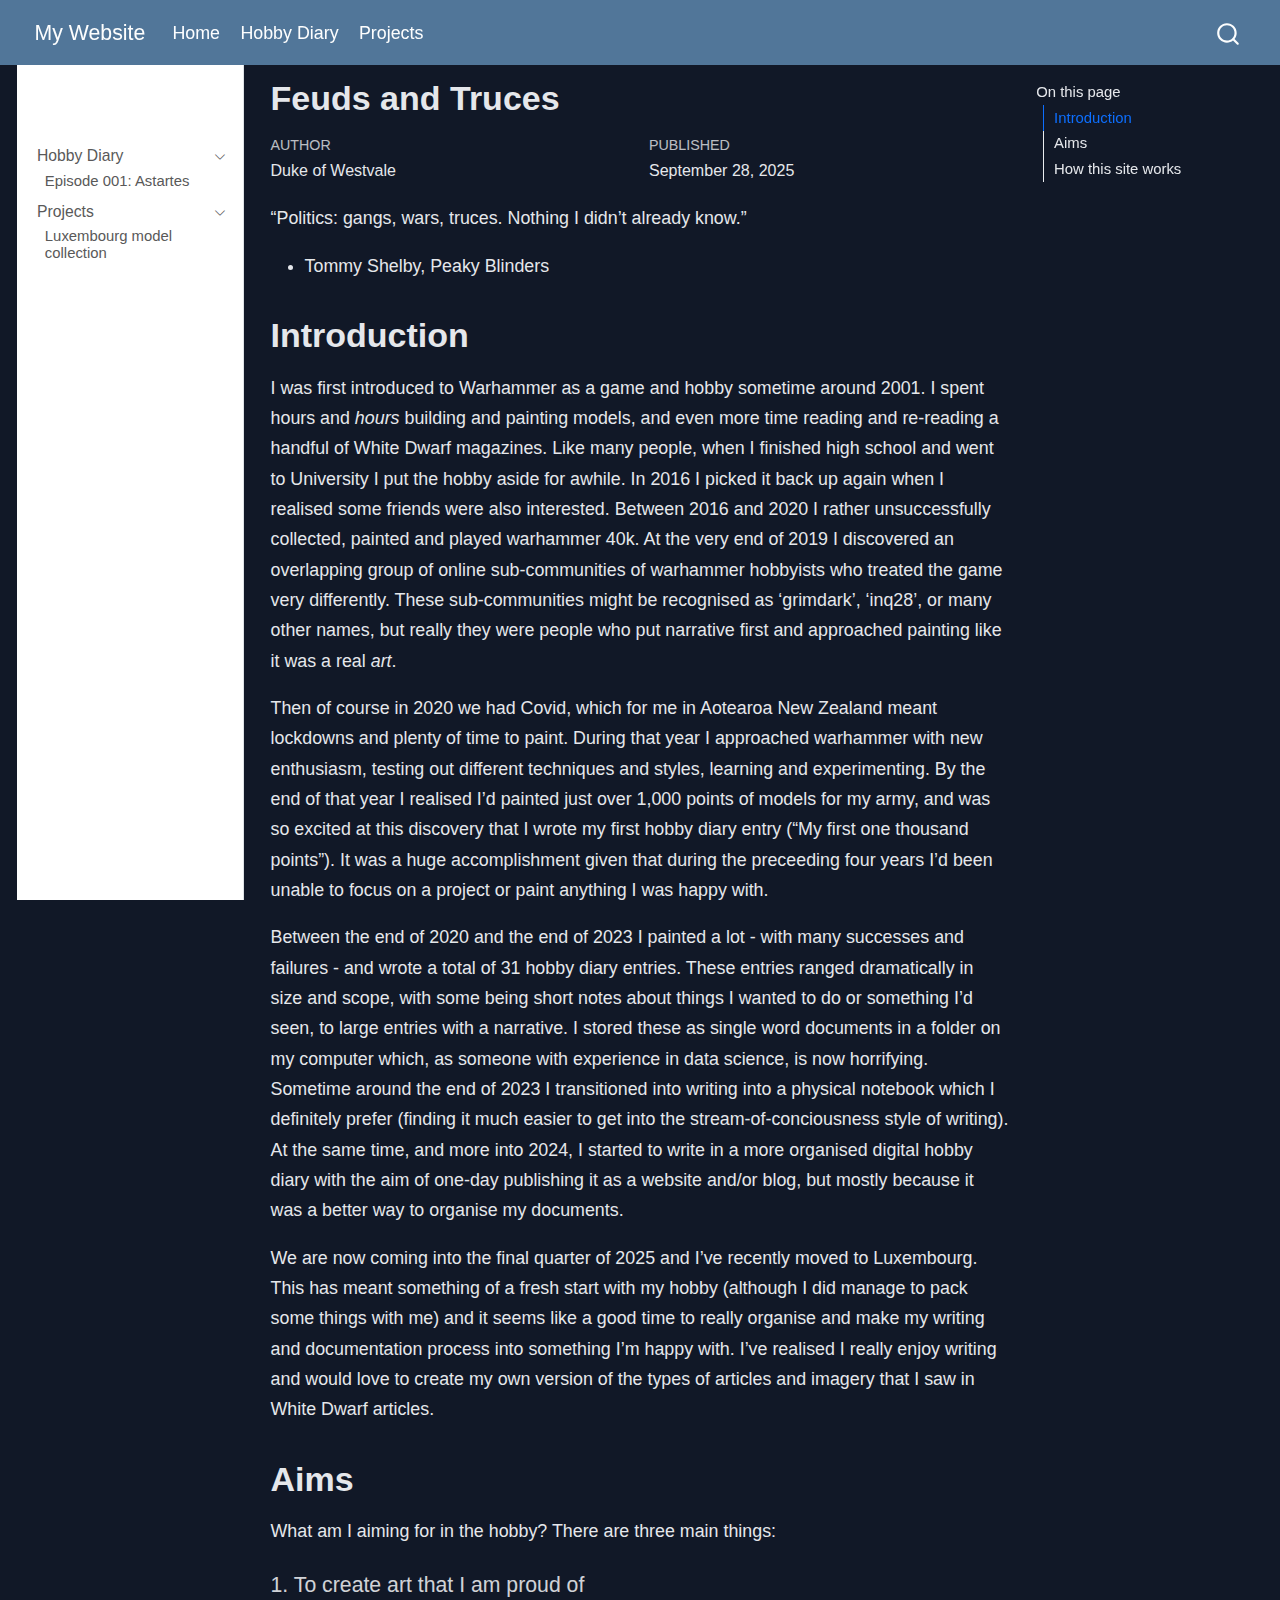
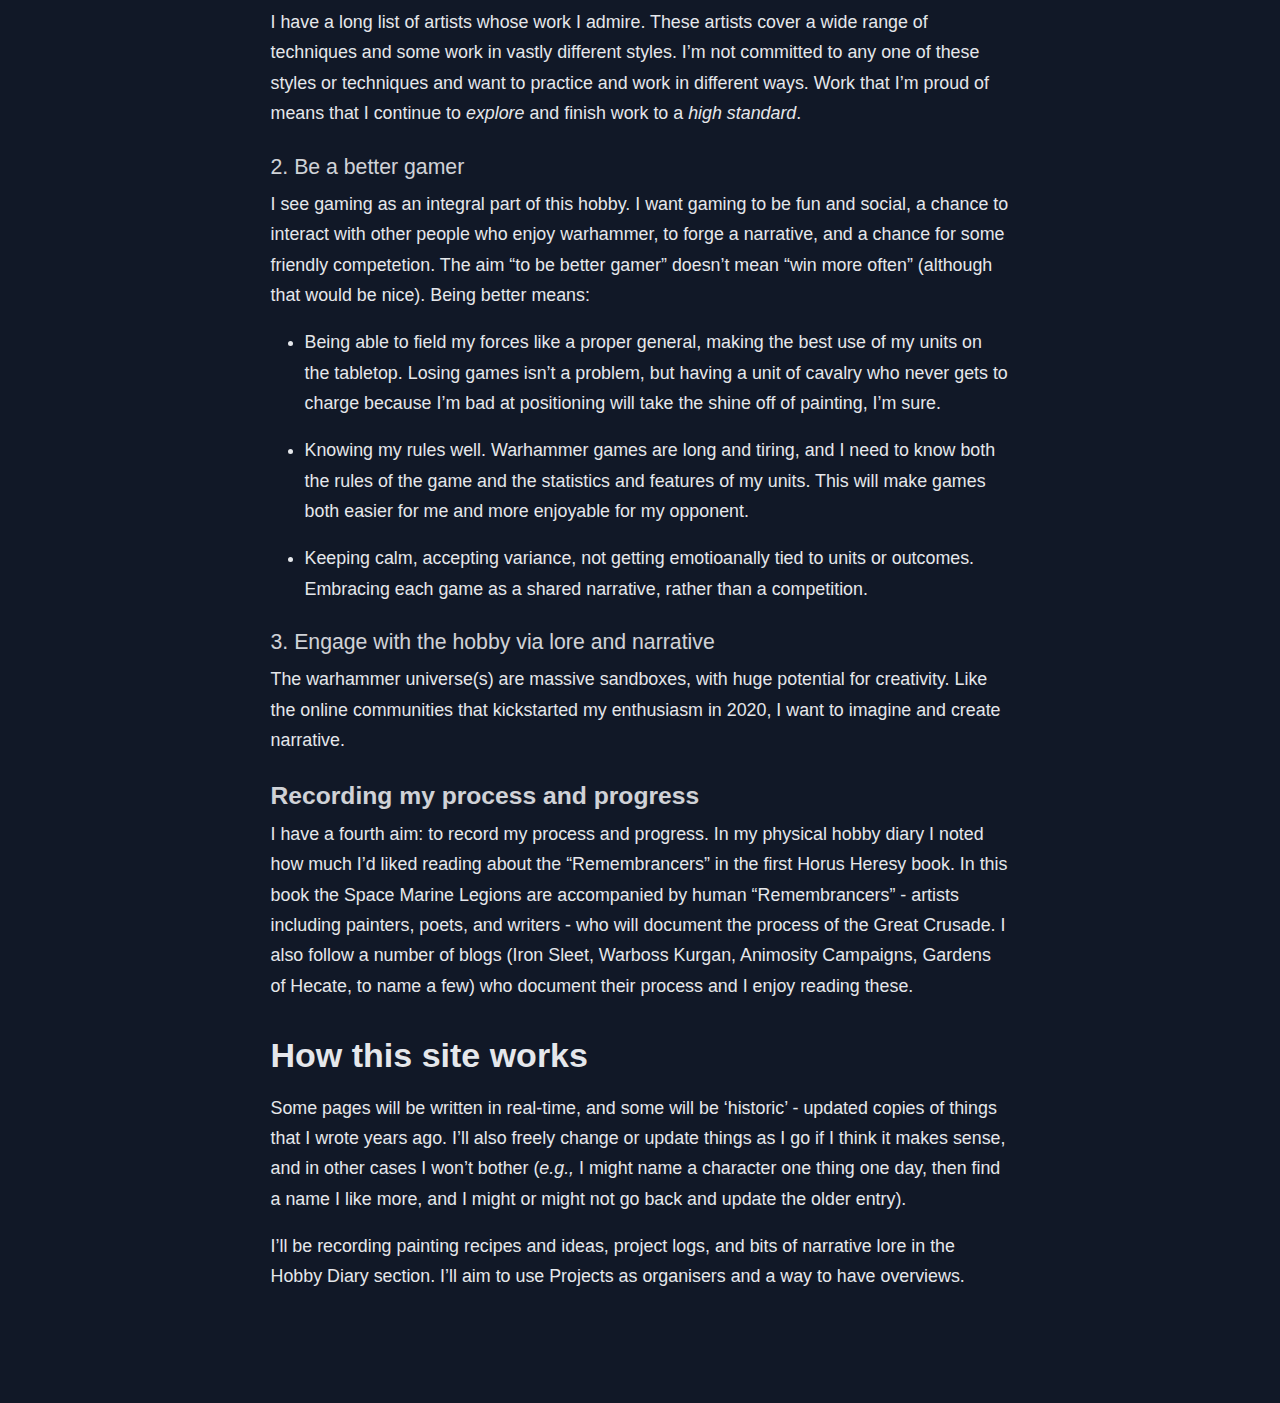
<file: docs/index.html>
<!DOCTYPE html>
<html xmlns="http://www.w3.org/1999/xhtml" lang="en" xml:lang="en"><head>

<meta charset="utf-8">
<meta name="generator" content="quarto-1.8.21">

<meta name="viewport" content="width=device-width, initial-scale=1.0, user-scalable=yes">

<meta name="author" content="Duke of Westvale">
<meta name="dcterms.date" content="2025-09-28">

<title>Feuds and Truces – My Website</title>
<style>
code{white-space: pre-wrap;}
span.smallcaps{font-variant: small-caps;}
div.columns{display: flex; gap: min(4vw, 1.5em);}
div.column{flex: auto; overflow-x: auto;}
div.hanging-indent{margin-left: 1.5em; text-indent: -1.5em;}
ul.task-list{list-style: none;}
ul.task-list li input[type="checkbox"] {
  width: 0.8em;
  margin: 0 0.8em 0.2em -1em; /* quarto-specific, see https://github.com/quarto-dev/quarto-cli/issues/4556 */ 
  vertical-align: middle;
}
</style>


<script src="site_libs/quarto-nav/quarto-nav.js"></script>
<script src="site_libs/quarto-nav/headroom.min.js"></script>
<script src="site_libs/clipboard/clipboard.min.js"></script>
<script src="site_libs/quarto-search/autocomplete.umd.js"></script>
<script src="site_libs/quarto-search/fuse.min.js"></script>
<script src="site_libs/quarto-search/quarto-search.js"></script>
<meta name="quarto:offset" content="./">
<script src="site_libs/quarto-html/quarto.js" type="module"></script>
<script src="site_libs/quarto-html/tabsets/tabsets.js" type="module"></script>
<script src="site_libs/quarto-html/axe/axe-check.js" type="module"></script>
<script src="site_libs/quarto-html/popper.min.js"></script>
<script src="site_libs/quarto-html/tippy.umd.min.js"></script>
<script src="site_libs/quarto-html/anchor.min.js"></script>
<link href="site_libs/quarto-html/tippy.css" rel="stylesheet">
<link href="site_libs/quarto-html/quarto-syntax-highlighting-ea1d7ac60288e0f1efdbc993fd8432ae.css" rel="stylesheet" id="quarto-text-highlighting-styles">
<script src="site_libs/bootstrap/bootstrap.min.js"></script>
<link href="site_libs/bootstrap/bootstrap-icons.css" rel="stylesheet">
<link href="site_libs/bootstrap/bootstrap-5bf33484f8c6110779751dcd0ddece21.min.css" rel="stylesheet" append-hash="true" id="quarto-bootstrap" data-mode="light">
<script id="quarto-search-options" type="application/json">{
  "location": "navbar",
  "copy-button": false,
  "collapse-after": 3,
  "panel-placement": "end",
  "type": "overlay",
  "limit": 50,
  "keyboard-shortcut": [
    "f",
    "/",
    "s"
  ],
  "show-item-context": false,
  "language": {
    "search-no-results-text": "No results",
    "search-matching-documents-text": "matching documents",
    "search-copy-link-title": "Copy link to search",
    "search-hide-matches-text": "Hide additional matches",
    "search-more-match-text": "more match in this document",
    "search-more-matches-text": "more matches in this document",
    "search-clear-button-title": "Clear",
    "search-text-placeholder": "",
    "search-detached-cancel-button-title": "Cancel",
    "search-submit-button-title": "Submit",
    "search-label": "Search"
  }
}</script>


<link rel="stylesheet" href="./styles.css">
</head>

<body class="nav-sidebar docked nav-fixed quarto-light">

<div id="quarto-search-results"></div>
  <header id="quarto-header" class="headroom fixed-top">
    <nav class="navbar navbar-expand-lg " data-bs-theme="dark">
      <div class="navbar-container container-fluid">
      <div class="navbar-brand-container mx-auto">
    <a href="./index.html" class="navbar-brand navbar-brand-logo">
    </a>
    <a class="navbar-brand" href="./index.html">
    <span class="navbar-title">My Website</span>
    </a>
  </div>
            <div id="quarto-search" class="" title="Search"></div>
          <button class="navbar-toggler" type="button" data-bs-toggle="collapse" data-bs-target="#navbarCollapse" aria-controls="navbarCollapse" role="menu" aria-expanded="false" aria-label="Toggle navigation" onclick="if (window.quartoToggleHeadroom) { window.quartoToggleHeadroom(); }">
  <span class="navbar-toggler-icon"></span>
</button>
          <div class="collapse navbar-collapse" id="navbarCollapse">
            <ul class="navbar-nav navbar-nav-scroll me-auto">
  <li class="nav-item">
    <a class="nav-link active" href="./index.html" aria-current="page"> 
<span class="menu-text">Home</span></a>
  </li>  
  <li class="nav-item">
    <a class="nav-link" href="./Hobby_Diary/index.qmd"> 
<span class="menu-text">Hobby Diary</span></a>
  </li>  
  <li class="nav-item">
    <a class="nav-link" href="./projects/index.html"> 
<span class="menu-text">Projects</span></a>
  </li>  
</ul>
          </div> <!-- /navcollapse -->
            <div class="quarto-navbar-tools">
</div>
      </div> <!-- /container-fluid -->
    </nav>
  <nav class="quarto-secondary-nav">
    <div class="container-fluid d-flex">
      <button type="button" class="quarto-btn-toggle btn" data-bs-toggle="collapse" role="button" data-bs-target=".quarto-sidebar-collapse-item" aria-controls="quarto-sidebar" aria-expanded="false" aria-label="Toggle sidebar navigation" onclick="if (window.quartoToggleHeadroom) { window.quartoToggleHeadroom(); }">
        <i class="bi bi-layout-text-sidebar-reverse"></i>
      </button>
        <nav class="quarto-page-breadcrumbs" aria-label="breadcrumb"><ol class="breadcrumb"><li class="breadcrumb-item">Feuds and Truces</li></ol></nav>
        <a class="flex-grow-1" role="navigation" data-bs-toggle="collapse" data-bs-target=".quarto-sidebar-collapse-item" aria-controls="quarto-sidebar" aria-expanded="false" aria-label="Toggle sidebar navigation" onclick="if (window.quartoToggleHeadroom) { window.quartoToggleHeadroom(); }">      
        </a>
      <button type="button" class="btn quarto-search-button" aria-label="Search" onclick="window.quartoOpenSearch();">
        <i class="bi bi-search"></i>
      </button>
    </div>
  </nav>
</header>
<!-- content -->
<div id="quarto-content" class="quarto-container page-columns page-rows-contents page-layout-article page-navbar">
<!-- sidebar -->
  <nav id="quarto-sidebar" class="sidebar collapse collapse-horizontal quarto-sidebar-collapse-item sidebar-navigation docked overflow-auto">
    <div class="pt-lg-2 mt-2 text-left sidebar-header">
      <a href="./index.html" class="sidebar-logo-link">
      </a>
      </div>
        <div class="mt-2 flex-shrink-0 align-items-center">
        <div class="sidebar-search">
        <div id="quarto-search" class="" title="Search"></div>
        </div>
        </div>
    <div class="sidebar-menu-container"> 
    <ul class="list-unstyled mt-1">
        <li class="sidebar-item sidebar-item-section">
      <div class="sidebar-item-container"> 
            <a href="./hobby_diary/index.html" class="sidebar-item-text sidebar-link">
 <span class="menu-text">Hobby Diary</span></a>
          <a class="sidebar-item-toggle text-start" data-bs-toggle="collapse" data-bs-target="#quarto-sidebar-section-1" role="navigation" aria-expanded="true" aria-label="Toggle section">
            <i class="bi bi-chevron-right ms-2"></i>
          </a> 
      </div>
      <ul id="quarto-sidebar-section-1" class="collapse list-unstyled sidebar-section depth1 show">  
          <li class="sidebar-item">
  <div class="sidebar-item-container"> 
  <a href="./hobby_diary/001_Astartes.html" class="sidebar-item-text sidebar-link">
 <span class="menu-text">Episode 001: Astartes</span></a>
  </div>
</li>
      </ul>
  </li>
        <li class="sidebar-item sidebar-item-section">
      <div class="sidebar-item-container"> 
            <a href="./projects/index.html" class="sidebar-item-text sidebar-link">
 <span class="menu-text">Projects</span></a>
          <a class="sidebar-item-toggle text-start" data-bs-toggle="collapse" data-bs-target="#quarto-sidebar-section-2" role="navigation" aria-expanded="true" aria-label="Toggle section">
            <i class="bi bi-chevron-right ms-2"></i>
          </a> 
      </div>
      <ul id="quarto-sidebar-section-2" class="collapse list-unstyled sidebar-section depth1 show">  
          <li class="sidebar-item">
  <div class="sidebar-item-container"> 
  <a href="./projects/Lux_collection.html" class="sidebar-item-text sidebar-link">
 <span class="menu-text">Luxembourg model collection</span></a>
  </div>
</li>
      </ul>
  </li>
    </ul>
    </div>
</nav>
<div id="quarto-sidebar-glass" class="quarto-sidebar-collapse-item" data-bs-toggle="collapse" data-bs-target=".quarto-sidebar-collapse-item"></div>
<!-- margin-sidebar -->
    <div id="quarto-margin-sidebar" class="sidebar margin-sidebar">
        <nav id="TOC" role="doc-toc" class="toc-active">
    <h2 id="toc-title">On this page</h2>
   
  <ul>
  <li><a href="#introduction" id="toc-introduction" class="nav-link active" data-scroll-target="#introduction">Introduction</a></li>
  <li><a href="#aims" id="toc-aims" class="nav-link" data-scroll-target="#aims">Aims</a>
  <ul class="collapse">
  <li><a href="#recording-my-process-and-progress" id="toc-recording-my-process-and-progress" class="nav-link" data-scroll-target="#recording-my-process-and-progress">Recording my process and progress</a></li>
  </ul></li>
  <li><a href="#how-this-site-works" id="toc-how-this-site-works" class="nav-link" data-scroll-target="#how-this-site-works">How this site works</a></li>
  </ul>
</nav>
    </div>
<!-- main -->
<main class="content" id="quarto-document-content">

<header id="title-block-header" class="quarto-title-block default">
<div class="quarto-title">
<h1 class="title">Feuds and Truces</h1>
</div>



<div class="quarto-title-meta">

    <div>
    <div class="quarto-title-meta-heading">Author</div>
    <div class="quarto-title-meta-contents">
             <p>Duke of Westvale </p>
          </div>
  </div>
    
    <div>
    <div class="quarto-title-meta-heading">Published</div>
    <div class="quarto-title-meta-contents">
      <p class="date">September 28, 2025</p>
    </div>
  </div>
  
    
  </div>
  


</header>


<p>“Politics: gangs, wars, truces. Nothing I didn’t already know.”</p>
<ul>
<li>Tommy Shelby, Peaky Blinders</li>
</ul>
<section id="introduction" class="level1">
<h1>Introduction</h1>
<p>I was first introduced to Warhammer as a game and hobby sometime around 2001. I spent hours and <em>hours</em> building and painting models, and even more time reading and re-reading a handful of White Dwarf magazines. Like many people, when I finished high school and went to University I put the hobby aside for awhile. In 2016 I picked it back up again when I realised some friends were also interested. Between 2016 and 2020 I rather unsuccessfully collected, painted and played warhammer 40k. At the very end of 2019 I discovered an overlapping group of online sub-communities of warhammer hobbyists who treated the game very differently. These sub-communities might be recognised as ‘grimdark’, ‘inq28’, or many other names, but really they were people who put narrative first and approached painting like it was a real <em>art</em>.</p>
<p>Then of course in 2020 we had Covid, which for me in Aotearoa New Zealand meant lockdowns and plenty of time to paint. During that year I approached warhammer with new enthusiasm, testing out different techniques and styles, learning and experimenting. By the end of that year I realised I’d painted just over 1,000 points of models for my army, and was so excited at this discovery that I wrote my first hobby diary entry (“My first one thousand points”). It was a huge accomplishment given that during the preceeding four years I’d been unable to focus on a project or paint anything I was happy with.</p>
<p>Between the end of 2020 and the end of 2023 I painted a lot - with many successes and failures - and wrote a total of 31 hobby diary entries. These entries ranged dramatically in size and scope, with some being short notes about things I wanted to do or something I’d seen, to large entries with a narrative. I stored these as single word documents in a folder on my computer which, as someone with experience in data science, is now horrifying. Sometime around the end of 2023 I transitioned into writing into a physical notebook which I definitely prefer (finding it much easier to get into the stream-of-conciousness style of writing). At the same time, and more into 2024, I started to write in a more organised digital hobby diary with the aim of one-day publishing it as a website and/or blog, but mostly because it was a better way to organise my documents.</p>
<p>We are now coming into the final quarter of 2025 and I’ve recently moved to Luxembourg. This has meant something of a fresh start with my hobby (although I did manage to pack some things with me) and it seems like a good time to really organise and make my writing and documentation process into something I’m happy with. I’ve realised I really enjoy writing and would love to create my own version of the types of articles and imagery that I saw in White Dwarf articles.</p>
</section>
<section id="aims" class="level1">
<h1>Aims</h1>
<p>What am I aiming for in the hobby? There are three main things:</p>
<section id="to-create-art-that-i-am-proud-of" class="level4">
<h4 class="anchored" data-anchor-id="to-create-art-that-i-am-proud-of">1. To create art that I am proud of</h4>
<p>I have a long list of artists whose work I admire. These artists cover a wide range of techniques and some work in vastly different styles. I’m not committed to any one of these styles or techniques and want to practice and work in different ways. Work that I’m proud of means that I continue to <em>explore</em> and finish work to a <em>high standard</em>.</p>
</section>
<section id="be-a-better-gamer" class="level4">
<h4 class="anchored" data-anchor-id="be-a-better-gamer">2. Be a better gamer</h4>
<p>I see gaming as an integral part of this hobby. I want gaming to be fun and social, a chance to interact with other people who enjoy warhammer, to forge a narrative, and a chance for some friendly competetion. The aim “to be better gamer” doesn’t mean “win more often” (although that would be nice). Being better means:</p>
<ul>
<li><p>Being able to field my forces like a proper general, making the best use of my units on the tabletop. Losing games isn’t a problem, but having a unit of cavalry who never gets to charge because I’m bad at positioning will take the shine off of painting, I’m sure.</p></li>
<li><p>Knowing my rules well. Warhammer games are long and tiring, and I need to know both the rules of the game and the statistics and features of my units. This will make games both easier for me and more enjoyable for my opponent.</p></li>
<li><p>Keeping calm, accepting variance, not getting emotioanally tied to units or outcomes. Embracing each game as a shared narrative, rather than a competition.</p></li>
</ul>
</section>
<section id="engage-with-the-hobby-via-lore-and-narrative" class="level4">
<h4 class="anchored" data-anchor-id="engage-with-the-hobby-via-lore-and-narrative">3. Engage with the hobby via lore and narrative</h4>
<p>The warhammer universe(s) are massive sandboxes, with huge potential for creativity. Like the online communities that kickstarted my enthusiasm in 2020, I want to imagine and create narrative.</p>
</section>
<section id="recording-my-process-and-progress" class="level3">
<h3 class="anchored" data-anchor-id="recording-my-process-and-progress">Recording my process and progress</h3>
<p>I have a fourth aim: to record my process and progress. In my physical hobby diary I noted how much I’d liked reading about the “Remembrancers” in the first Horus Heresy book. In this book the Space Marine Legions are accompanied by human “Remembrancers” - artists including painters, poets, and writers - who will document the process of the Great Crusade. I also follow a number of blogs (Iron Sleet, Warboss Kurgan, Animosity Campaigns, Gardens of Hecate, to name a few) who document their process and I enjoy reading these.</p>
</section>
</section>
<section id="how-this-site-works" class="level1">
<h1>How this site works</h1>
<p>Some pages will be written in real-time, and some will be ‘historic’ - updated copies of things that I wrote years ago. I’ll also freely change or update things as I go if I think it makes sense, and in other cases I won’t bother (<em>e.g.,</em> I might name a character one thing one day, then find a name I like more, and I might or might not go back and update the older entry).</p>
<p>I’ll be recording painting recipes and ideas, project logs, and bits of narrative lore in the Hobby Diary section. I’ll aim to use Projects as organisers and a way to have overviews.</p>


</section>

</main> <!-- /main -->
<script id="quarto-html-after-body" type="application/javascript">
  window.document.addEventListener("DOMContentLoaded", function (event) {
    const icon = "";
    const anchorJS = new window.AnchorJS();
    anchorJS.options = {
      placement: 'right',
      icon: icon
    };
    anchorJS.add('.anchored');
    const isCodeAnnotation = (el) => {
      for (const clz of el.classList) {
        if (clz.startsWith('code-annotation-')) {                     
          return true;
        }
      }
      return false;
    }
    const onCopySuccess = function(e) {
      // button target
      const button = e.trigger;
      // don't keep focus
      button.blur();
      // flash "checked"
      button.classList.add('code-copy-button-checked');
      var currentTitle = button.getAttribute("title");
      button.setAttribute("title", "Copied!");
      let tooltip;
      if (window.bootstrap) {
        button.setAttribute("data-bs-toggle", "tooltip");
        button.setAttribute("data-bs-placement", "left");
        button.setAttribute("data-bs-title", "Copied!");
        tooltip = new bootstrap.Tooltip(button, 
          { trigger: "manual", 
            customClass: "code-copy-button-tooltip",
            offset: [0, -8]});
        tooltip.show();    
      }
      setTimeout(function() {
        if (tooltip) {
          tooltip.hide();
          button.removeAttribute("data-bs-title");
          button.removeAttribute("data-bs-toggle");
          button.removeAttribute("data-bs-placement");
        }
        button.setAttribute("title", currentTitle);
        button.classList.remove('code-copy-button-checked');
      }, 1000);
      // clear code selection
      e.clearSelection();
    }
    const getTextToCopy = function(trigger) {
        const codeEl = trigger.previousElementSibling.cloneNode(true);
        for (const childEl of codeEl.children) {
          if (isCodeAnnotation(childEl)) {
            childEl.remove();
          }
        }
        return codeEl.innerText;
    }
    const clipboard = new window.ClipboardJS('.code-copy-button:not([data-in-quarto-modal])', {
      text: getTextToCopy
    });
    clipboard.on('success', onCopySuccess);
    if (window.document.getElementById('quarto-embedded-source-code-modal')) {
      const clipboardModal = new window.ClipboardJS('.code-copy-button[data-in-quarto-modal]', {
        text: getTextToCopy,
        container: window.document.getElementById('quarto-embedded-source-code-modal')
      });
      clipboardModal.on('success', onCopySuccess);
    }
      var localhostRegex = new RegExp(/^(?:http|https):\/\/localhost\:?[0-9]*\//);
      var mailtoRegex = new RegExp(/^mailto:/);
        var filterRegex = new RegExp('/' + window.location.host + '/');
      var isInternal = (href) => {
          return filterRegex.test(href) || localhostRegex.test(href) || mailtoRegex.test(href);
      }
      // Inspect non-navigation links and adorn them if external
     var links = window.document.querySelectorAll('a[href]:not(.nav-link):not(.navbar-brand):not(.toc-action):not(.sidebar-link):not(.sidebar-item-toggle):not(.pagination-link):not(.no-external):not([aria-hidden]):not(.dropdown-item):not(.quarto-navigation-tool):not(.about-link)');
      for (var i=0; i<links.length; i++) {
        const link = links[i];
        if (!isInternal(link.href)) {
          // undo the damage that might have been done by quarto-nav.js in the case of
          // links that we want to consider external
          if (link.dataset.originalHref !== undefined) {
            link.href = link.dataset.originalHref;
          }
        }
      }
    function tippyHover(el, contentFn, onTriggerFn, onUntriggerFn) {
      const config = {
        allowHTML: true,
        maxWidth: 500,
        delay: 100,
        arrow: false,
        appendTo: function(el) {
            return el.parentElement;
        },
        interactive: true,
        interactiveBorder: 10,
        theme: 'quarto',
        placement: 'bottom-start',
      };
      if (contentFn) {
        config.content = contentFn;
      }
      if (onTriggerFn) {
        config.onTrigger = onTriggerFn;
      }
      if (onUntriggerFn) {
        config.onUntrigger = onUntriggerFn;
      }
      window.tippy(el, config); 
    }
    const noterefs = window.document.querySelectorAll('a[role="doc-noteref"]');
    for (var i=0; i<noterefs.length; i++) {
      const ref = noterefs[i];
      tippyHover(ref, function() {
        // use id or data attribute instead here
        let href = ref.getAttribute('data-footnote-href') || ref.getAttribute('href');
        try { href = new URL(href).hash; } catch {}
        const id = href.replace(/^#\/?/, "");
        const note = window.document.getElementById(id);
        if (note) {
          return note.innerHTML;
        } else {
          return "";
        }
      });
    }
    const xrefs = window.document.querySelectorAll('a.quarto-xref');
    const processXRef = (id, note) => {
      // Strip column container classes
      const stripColumnClz = (el) => {
        el.classList.remove("page-full", "page-columns");
        if (el.children) {
          for (const child of el.children) {
            stripColumnClz(child);
          }
        }
      }
      stripColumnClz(note)
      if (id === null || id.startsWith('sec-')) {
        // Special case sections, only their first couple elements
        const container = document.createElement("div");
        if (note.children && note.children.length > 2) {
          container.appendChild(note.children[0].cloneNode(true));
          for (let i = 1; i < note.children.length; i++) {
            const child = note.children[i];
            if (child.tagName === "P" && child.innerText === "") {
              continue;
            } else {
              container.appendChild(child.cloneNode(true));
              break;
            }
          }
          if (window.Quarto?.typesetMath) {
            window.Quarto.typesetMath(container);
          }
          return container.innerHTML
        } else {
          if (window.Quarto?.typesetMath) {
            window.Quarto.typesetMath(note);
          }
          return note.innerHTML;
        }
      } else {
        // Remove any anchor links if they are present
        const anchorLink = note.querySelector('a.anchorjs-link');
        if (anchorLink) {
          anchorLink.remove();
        }
        if (window.Quarto?.typesetMath) {
          window.Quarto.typesetMath(note);
        }
        if (note.classList.contains("callout")) {
          return note.outerHTML;
        } else {
          return note.innerHTML;
        }
      }
    }
    for (var i=0; i<xrefs.length; i++) {
      const xref = xrefs[i];
      tippyHover(xref, undefined, function(instance) {
        instance.disable();
        let url = xref.getAttribute('href');
        let hash = undefined; 
        if (url.startsWith('#')) {
          hash = url;
        } else {
          try { hash = new URL(url).hash; } catch {}
        }
        if (hash) {
          const id = hash.replace(/^#\/?/, "");
          const note = window.document.getElementById(id);
          if (note !== null) {
            try {
              const html = processXRef(id, note.cloneNode(true));
              instance.setContent(html);
            } finally {
              instance.enable();
              instance.show();
            }
          } else {
            // See if we can fetch this
            fetch(url.split('#')[0])
            .then(res => res.text())
            .then(html => {
              const parser = new DOMParser();
              const htmlDoc = parser.parseFromString(html, "text/html");
              const note = htmlDoc.getElementById(id);
              if (note !== null) {
                const html = processXRef(id, note);
                instance.setContent(html);
              } 
            }).finally(() => {
              instance.enable();
              instance.show();
            });
          }
        } else {
          // See if we can fetch a full url (with no hash to target)
          // This is a special case and we should probably do some content thinning / targeting
          fetch(url)
          .then(res => res.text())
          .then(html => {
            const parser = new DOMParser();
            const htmlDoc = parser.parseFromString(html, "text/html");
            const note = htmlDoc.querySelector('main.content');
            if (note !== null) {
              // This should only happen for chapter cross references
              // (since there is no id in the URL)
              // remove the first header
              if (note.children.length > 0 && note.children[0].tagName === "HEADER") {
                note.children[0].remove();
              }
              const html = processXRef(null, note);
              instance.setContent(html);
            } 
          }).finally(() => {
            instance.enable();
            instance.show();
          });
        }
      }, function(instance) {
      });
    }
        let selectedAnnoteEl;
        const selectorForAnnotation = ( cell, annotation) => {
          let cellAttr = 'data-code-cell="' + cell + '"';
          let lineAttr = 'data-code-annotation="' +  annotation + '"';
          const selector = 'span[' + cellAttr + '][' + lineAttr + ']';
          return selector;
        }
        const selectCodeLines = (annoteEl) => {
          const doc = window.document;
          const targetCell = annoteEl.getAttribute("data-target-cell");
          const targetAnnotation = annoteEl.getAttribute("data-target-annotation");
          const annoteSpan = window.document.querySelector(selectorForAnnotation(targetCell, targetAnnotation));
          const lines = annoteSpan.getAttribute("data-code-lines").split(",");
          const lineIds = lines.map((line) => {
            return targetCell + "-" + line;
          })
          let top = null;
          let height = null;
          let parent = null;
          if (lineIds.length > 0) {
              //compute the position of the single el (top and bottom and make a div)
              const el = window.document.getElementById(lineIds[0]);
              top = el.offsetTop;
              height = el.offsetHeight;
              parent = el.parentElement.parentElement;
            if (lineIds.length > 1) {
              const lastEl = window.document.getElementById(lineIds[lineIds.length - 1]);
              const bottom = lastEl.offsetTop + lastEl.offsetHeight;
              height = bottom - top;
            }
            if (top !== null && height !== null && parent !== null) {
              // cook up a div (if necessary) and position it 
              let div = window.document.getElementById("code-annotation-line-highlight");
              if (div === null) {
                div = window.document.createElement("div");
                div.setAttribute("id", "code-annotation-line-highlight");
                div.style.position = 'absolute';
                parent.appendChild(div);
              }
              div.style.top = top - 2 + "px";
              div.style.height = height + 4 + "px";
              div.style.left = 0;
              let gutterDiv = window.document.getElementById("code-annotation-line-highlight-gutter");
              if (gutterDiv === null) {
                gutterDiv = window.document.createElement("div");
                gutterDiv.setAttribute("id", "code-annotation-line-highlight-gutter");
                gutterDiv.style.position = 'absolute';
                const codeCell = window.document.getElementById(targetCell);
                const gutter = codeCell.querySelector('.code-annotation-gutter');
                gutter.appendChild(gutterDiv);
              }
              gutterDiv.style.top = top - 2 + "px";
              gutterDiv.style.height = height + 4 + "px";
            }
            selectedAnnoteEl = annoteEl;
          }
        };
        const unselectCodeLines = () => {
          const elementsIds = ["code-annotation-line-highlight", "code-annotation-line-highlight-gutter"];
          elementsIds.forEach((elId) => {
            const div = window.document.getElementById(elId);
            if (div) {
              div.remove();
            }
          });
          selectedAnnoteEl = undefined;
        };
          // Handle positioning of the toggle
      window.addEventListener(
        "resize",
        throttle(() => {
          elRect = undefined;
          if (selectedAnnoteEl) {
            selectCodeLines(selectedAnnoteEl);
          }
        }, 10)
      );
      function throttle(fn, ms) {
      let throttle = false;
      let timer;
        return (...args) => {
          if(!throttle) { // first call gets through
              fn.apply(this, args);
              throttle = true;
          } else { // all the others get throttled
              if(timer) clearTimeout(timer); // cancel #2
              timer = setTimeout(() => {
                fn.apply(this, args);
                timer = throttle = false;
              }, ms);
          }
        };
      }
        // Attach click handler to the DT
        const annoteDls = window.document.querySelectorAll('dt[data-target-cell]');
        for (const annoteDlNode of annoteDls) {
          annoteDlNode.addEventListener('click', (event) => {
            const clickedEl = event.target;
            if (clickedEl !== selectedAnnoteEl) {
              unselectCodeLines();
              const activeEl = window.document.querySelector('dt[data-target-cell].code-annotation-active');
              if (activeEl) {
                activeEl.classList.remove('code-annotation-active');
              }
              selectCodeLines(clickedEl);
              clickedEl.classList.add('code-annotation-active');
            } else {
              // Unselect the line
              unselectCodeLines();
              clickedEl.classList.remove('code-annotation-active');
            }
          });
        }
    const findCites = (el) => {
      const parentEl = el.parentElement;
      if (parentEl) {
        const cites = parentEl.dataset.cites;
        if (cites) {
          return {
            el,
            cites: cites.split(' ')
          };
        } else {
          return findCites(el.parentElement)
        }
      } else {
        return undefined;
      }
    };
    var bibliorefs = window.document.querySelectorAll('a[role="doc-biblioref"]');
    for (var i=0; i<bibliorefs.length; i++) {
      const ref = bibliorefs[i];
      const citeInfo = findCites(ref);
      if (citeInfo) {
        tippyHover(citeInfo.el, function() {
          var popup = window.document.createElement('div');
          citeInfo.cites.forEach(function(cite) {
            var citeDiv = window.document.createElement('div');
            citeDiv.classList.add('hanging-indent');
            citeDiv.classList.add('csl-entry');
            var biblioDiv = window.document.getElementById('ref-' + cite);
            if (biblioDiv) {
              citeDiv.innerHTML = biblioDiv.innerHTML;
            }
            popup.appendChild(citeDiv);
          });
          return popup.innerHTML;
        });
      }
    }
  });
  </script>
</div> <!-- /content -->




</body></html>
</file>
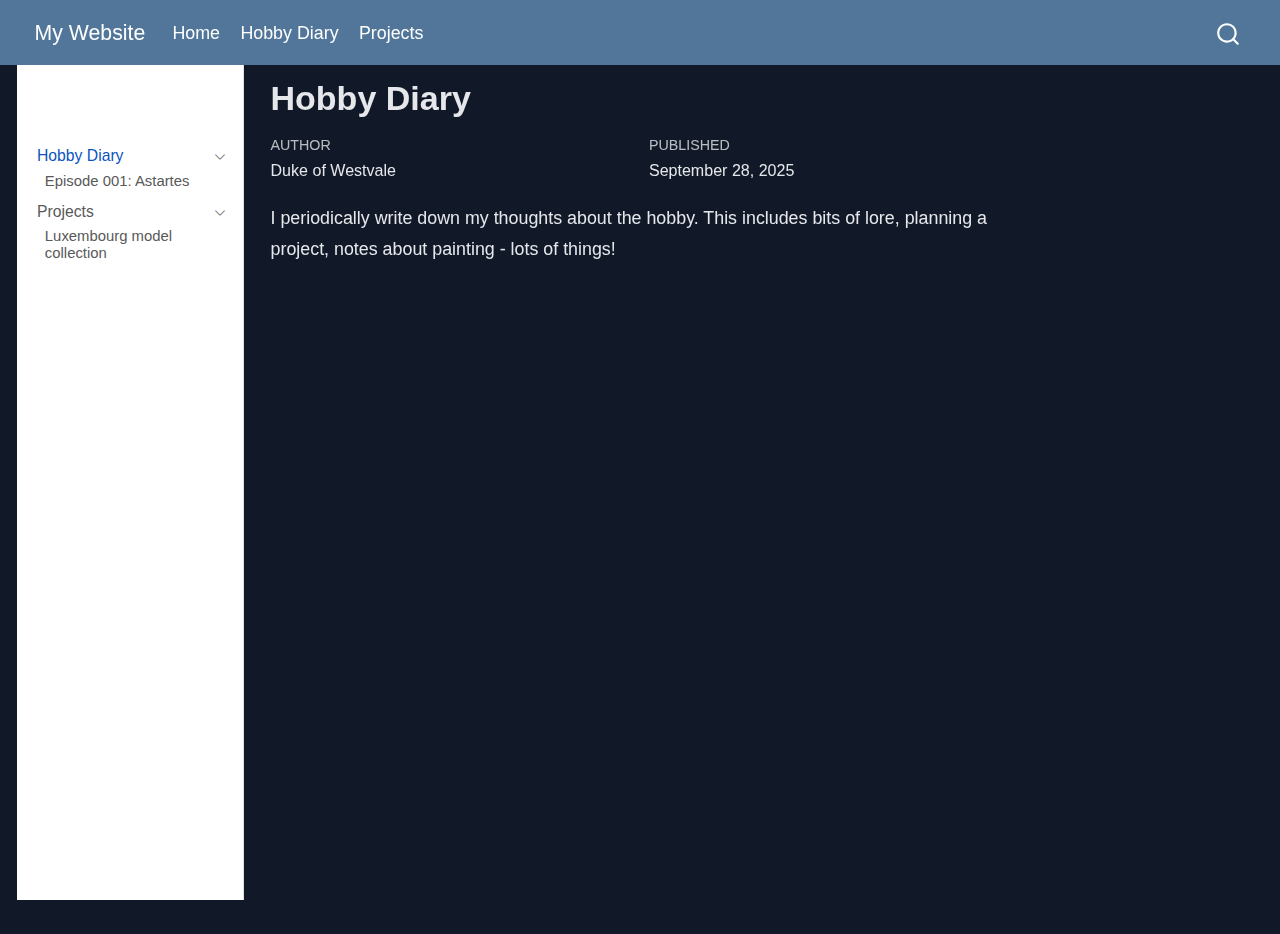
<file: docs/hobby_diary/index.html>
<!DOCTYPE html>
<html xmlns="http://www.w3.org/1999/xhtml" lang="en" xml:lang="en"><head>

<meta charset="utf-8">
<meta name="generator" content="quarto-1.8.21">

<meta name="viewport" content="width=device-width, initial-scale=1.0, user-scalable=yes">

<meta name="author" content="Duke of Westvale">
<meta name="dcterms.date" content="2025-09-28">

<title>Hobby Diary – My Website</title>
<style>
code{white-space: pre-wrap;}
span.smallcaps{font-variant: small-caps;}
div.columns{display: flex; gap: min(4vw, 1.5em);}
div.column{flex: auto; overflow-x: auto;}
div.hanging-indent{margin-left: 1.5em; text-indent: -1.5em;}
ul.task-list{list-style: none;}
ul.task-list li input[type="checkbox"] {
  width: 0.8em;
  margin: 0 0.8em 0.2em -1em; /* quarto-specific, see https://github.com/quarto-dev/quarto-cli/issues/4556 */ 
  vertical-align: middle;
}
</style>


<script src="../site_libs/quarto-nav/quarto-nav.js"></script>
<script src="../site_libs/quarto-nav/headroom.min.js"></script>
<script src="../site_libs/clipboard/clipboard.min.js"></script>
<script src="../site_libs/quarto-search/autocomplete.umd.js"></script>
<script src="../site_libs/quarto-search/fuse.min.js"></script>
<script src="../site_libs/quarto-search/quarto-search.js"></script>
<meta name="quarto:offset" content="../">
<script src="../site_libs/quarto-html/quarto.js" type="module"></script>
<script src="../site_libs/quarto-html/tabsets/tabsets.js" type="module"></script>
<script src="../site_libs/quarto-html/axe/axe-check.js" type="module"></script>
<script src="../site_libs/quarto-html/popper.min.js"></script>
<script src="../site_libs/quarto-html/tippy.umd.min.js"></script>
<script src="../site_libs/quarto-html/anchor.min.js"></script>
<link href="../site_libs/quarto-html/tippy.css" rel="stylesheet">
<link href="../site_libs/quarto-html/quarto-syntax-highlighting-ea1d7ac60288e0f1efdbc993fd8432ae.css" rel="stylesheet" id="quarto-text-highlighting-styles">
<script src="../site_libs/bootstrap/bootstrap.min.js"></script>
<link href="../site_libs/bootstrap/bootstrap-icons.css" rel="stylesheet">
<link href="../site_libs/bootstrap/bootstrap-5bf33484f8c6110779751dcd0ddece21.min.css" rel="stylesheet" append-hash="true" id="quarto-bootstrap" data-mode="light">
<script id="quarto-search-options" type="application/json">{
  "location": "navbar",
  "copy-button": false,
  "collapse-after": 3,
  "panel-placement": "end",
  "type": "overlay",
  "limit": 50,
  "keyboard-shortcut": [
    "f",
    "/",
    "s"
  ],
  "show-item-context": false,
  "language": {
    "search-no-results-text": "No results",
    "search-matching-documents-text": "matching documents",
    "search-copy-link-title": "Copy link to search",
    "search-hide-matches-text": "Hide additional matches",
    "search-more-match-text": "more match in this document",
    "search-more-matches-text": "more matches in this document",
    "search-clear-button-title": "Clear",
    "search-text-placeholder": "",
    "search-detached-cancel-button-title": "Cancel",
    "search-submit-button-title": "Submit",
    "search-label": "Search"
  }
}</script>


<link rel="stylesheet" href="../styles.css">
</head>

<body class="nav-sidebar docked nav-fixed quarto-light">

<div id="quarto-search-results"></div>
  <header id="quarto-header" class="headroom fixed-top">
    <nav class="navbar navbar-expand-lg " data-bs-theme="dark">
      <div class="navbar-container container-fluid">
      <div class="navbar-brand-container mx-auto">
    <a href="../index.html" class="navbar-brand navbar-brand-logo">
    </a>
    <a class="navbar-brand" href="../index.html">
    <span class="navbar-title">My Website</span>
    </a>
  </div>
            <div id="quarto-search" class="" title="Search"></div>
          <button class="navbar-toggler" type="button" data-bs-toggle="collapse" data-bs-target="#navbarCollapse" aria-controls="navbarCollapse" role="menu" aria-expanded="false" aria-label="Toggle navigation" onclick="if (window.quartoToggleHeadroom) { window.quartoToggleHeadroom(); }">
  <span class="navbar-toggler-icon"></span>
</button>
          <div class="collapse navbar-collapse" id="navbarCollapse">
            <ul class="navbar-nav navbar-nav-scroll me-auto">
  <li class="nav-item">
    <a class="nav-link active" href="../index.html" aria-current="page"> 
<span class="menu-text">Home</span></a>
  </li>  
  <li class="nav-item">
    <a class="nav-link" href="../Hobby_Diary/index.qmd"> 
<span class="menu-text">Hobby Diary</span></a>
  </li>  
  <li class="nav-item">
    <a class="nav-link" href="../projects/index.html"> 
<span class="menu-text">Projects</span></a>
  </li>  
</ul>
          </div> <!-- /navcollapse -->
            <div class="quarto-navbar-tools">
</div>
      </div> <!-- /container-fluid -->
    </nav>
  <nav class="quarto-secondary-nav">
    <div class="container-fluid d-flex">
      <button type="button" class="quarto-btn-toggle btn" data-bs-toggle="collapse" role="button" data-bs-target=".quarto-sidebar-collapse-item" aria-controls="quarto-sidebar" aria-expanded="false" aria-label="Toggle sidebar navigation" onclick="if (window.quartoToggleHeadroom) { window.quartoToggleHeadroom(); }">
        <i class="bi bi-layout-text-sidebar-reverse"></i>
      </button>
        <nav class="quarto-page-breadcrumbs" aria-label="breadcrumb"><ol class="breadcrumb"><li class="breadcrumb-item"><a href="../hobby_diary/index.html">Hobby Diary</a></li></ol></nav>
        <a class="flex-grow-1" role="navigation" data-bs-toggle="collapse" data-bs-target=".quarto-sidebar-collapse-item" aria-controls="quarto-sidebar" aria-expanded="false" aria-label="Toggle sidebar navigation" onclick="if (window.quartoToggleHeadroom) { window.quartoToggleHeadroom(); }">      
        </a>
      <button type="button" class="btn quarto-search-button" aria-label="Search" onclick="window.quartoOpenSearch();">
        <i class="bi bi-search"></i>
      </button>
    </div>
  </nav>
</header>
<!-- content -->
<div id="quarto-content" class="quarto-container page-columns page-rows-contents page-layout-article page-navbar">
<!-- sidebar -->
  <nav id="quarto-sidebar" class="sidebar collapse collapse-horizontal quarto-sidebar-collapse-item sidebar-navigation docked overflow-auto">
    <div class="pt-lg-2 mt-2 text-left sidebar-header">
      <a href="../index.html" class="sidebar-logo-link">
      </a>
      </div>
        <div class="mt-2 flex-shrink-0 align-items-center">
        <div class="sidebar-search">
        <div id="quarto-search" class="" title="Search"></div>
        </div>
        </div>
    <div class="sidebar-menu-container"> 
    <ul class="list-unstyled mt-1">
        <li class="sidebar-item sidebar-item-section">
      <div class="sidebar-item-container"> 
            <a href="../hobby_diary/index.html" class="sidebar-item-text sidebar-link active">
 <span class="menu-text">Hobby Diary</span></a>
          <a class="sidebar-item-toggle text-start" data-bs-toggle="collapse" data-bs-target="#quarto-sidebar-section-1" role="navigation" aria-expanded="true" aria-label="Toggle section">
            <i class="bi bi-chevron-right ms-2"></i>
          </a> 
      </div>
      <ul id="quarto-sidebar-section-1" class="collapse list-unstyled sidebar-section depth1 show">  
          <li class="sidebar-item">
  <div class="sidebar-item-container"> 
  <a href="../hobby_diary/001_Astartes.html" class="sidebar-item-text sidebar-link">
 <span class="menu-text">Episode 001: Astartes</span></a>
  </div>
</li>
      </ul>
  </li>
        <li class="sidebar-item sidebar-item-section">
      <div class="sidebar-item-container"> 
            <a href="../projects/index.html" class="sidebar-item-text sidebar-link">
 <span class="menu-text">Projects</span></a>
          <a class="sidebar-item-toggle text-start" data-bs-toggle="collapse" data-bs-target="#quarto-sidebar-section-2" role="navigation" aria-expanded="true" aria-label="Toggle section">
            <i class="bi bi-chevron-right ms-2"></i>
          </a> 
      </div>
      <ul id="quarto-sidebar-section-2" class="collapse list-unstyled sidebar-section depth1 show">  
          <li class="sidebar-item">
  <div class="sidebar-item-container"> 
  <a href="../projects/Lux_collection.html" class="sidebar-item-text sidebar-link">
 <span class="menu-text">Luxembourg model collection</span></a>
  </div>
</li>
      </ul>
  </li>
    </ul>
    </div>
</nav>
<div id="quarto-sidebar-glass" class="quarto-sidebar-collapse-item" data-bs-toggle="collapse" data-bs-target=".quarto-sidebar-collapse-item"></div>
<!-- margin-sidebar -->
    <div id="quarto-margin-sidebar" class="sidebar margin-sidebar zindex-bottom">
        
    </div>
<!-- main -->
<main class="content" id="quarto-document-content">

<header id="title-block-header" class="quarto-title-block default">
<div class="quarto-title">
<h1 class="title">Hobby Diary</h1>
</div>



<div class="quarto-title-meta">

    <div>
    <div class="quarto-title-meta-heading">Author</div>
    <div class="quarto-title-meta-contents">
             <p>Duke of Westvale </p>
          </div>
  </div>
    
    <div>
    <div class="quarto-title-meta-heading">Published</div>
    <div class="quarto-title-meta-contents">
      <p class="date">September 28, 2025</p>
    </div>
  </div>
  
    
  </div>
  


</header>


<p>I periodically write down my thoughts about the hobby. This includes bits of lore, planning a project, notes about painting - lots of things!</p>



</main> <!-- /main -->
<script id="quarto-html-after-body" type="application/javascript">
  window.document.addEventListener("DOMContentLoaded", function (event) {
    const icon = "";
    const anchorJS = new window.AnchorJS();
    anchorJS.options = {
      placement: 'right',
      icon: icon
    };
    anchorJS.add('.anchored');
    const isCodeAnnotation = (el) => {
      for (const clz of el.classList) {
        if (clz.startsWith('code-annotation-')) {                     
          return true;
        }
      }
      return false;
    }
    const onCopySuccess = function(e) {
      // button target
      const button = e.trigger;
      // don't keep focus
      button.blur();
      // flash "checked"
      button.classList.add('code-copy-button-checked');
      var currentTitle = button.getAttribute("title");
      button.setAttribute("title", "Copied!");
      let tooltip;
      if (window.bootstrap) {
        button.setAttribute("data-bs-toggle", "tooltip");
        button.setAttribute("data-bs-placement", "left");
        button.setAttribute("data-bs-title", "Copied!");
        tooltip = new bootstrap.Tooltip(button, 
          { trigger: "manual", 
            customClass: "code-copy-button-tooltip",
            offset: [0, -8]});
        tooltip.show();    
      }
      setTimeout(function() {
        if (tooltip) {
          tooltip.hide();
          button.removeAttribute("data-bs-title");
          button.removeAttribute("data-bs-toggle");
          button.removeAttribute("data-bs-placement");
        }
        button.setAttribute("title", currentTitle);
        button.classList.remove('code-copy-button-checked');
      }, 1000);
      // clear code selection
      e.clearSelection();
    }
    const getTextToCopy = function(trigger) {
        const codeEl = trigger.previousElementSibling.cloneNode(true);
        for (const childEl of codeEl.children) {
          if (isCodeAnnotation(childEl)) {
            childEl.remove();
          }
        }
        return codeEl.innerText;
    }
    const clipboard = new window.ClipboardJS('.code-copy-button:not([data-in-quarto-modal])', {
      text: getTextToCopy
    });
    clipboard.on('success', onCopySuccess);
    if (window.document.getElementById('quarto-embedded-source-code-modal')) {
      const clipboardModal = new window.ClipboardJS('.code-copy-button[data-in-quarto-modal]', {
        text: getTextToCopy,
        container: window.document.getElementById('quarto-embedded-source-code-modal')
      });
      clipboardModal.on('success', onCopySuccess);
    }
      var localhostRegex = new RegExp(/^(?:http|https):\/\/localhost\:?[0-9]*\//);
      var mailtoRegex = new RegExp(/^mailto:/);
        var filterRegex = new RegExp('/' + window.location.host + '/');
      var isInternal = (href) => {
          return filterRegex.test(href) || localhostRegex.test(href) || mailtoRegex.test(href);
      }
      // Inspect non-navigation links and adorn them if external
     var links = window.document.querySelectorAll('a[href]:not(.nav-link):not(.navbar-brand):not(.toc-action):not(.sidebar-link):not(.sidebar-item-toggle):not(.pagination-link):not(.no-external):not([aria-hidden]):not(.dropdown-item):not(.quarto-navigation-tool):not(.about-link)');
      for (var i=0; i<links.length; i++) {
        const link = links[i];
        if (!isInternal(link.href)) {
          // undo the damage that might have been done by quarto-nav.js in the case of
          // links that we want to consider external
          if (link.dataset.originalHref !== undefined) {
            link.href = link.dataset.originalHref;
          }
        }
      }
    function tippyHover(el, contentFn, onTriggerFn, onUntriggerFn) {
      const config = {
        allowHTML: true,
        maxWidth: 500,
        delay: 100,
        arrow: false,
        appendTo: function(el) {
            return el.parentElement;
        },
        interactive: true,
        interactiveBorder: 10,
        theme: 'quarto',
        placement: 'bottom-start',
      };
      if (contentFn) {
        config.content = contentFn;
      }
      if (onTriggerFn) {
        config.onTrigger = onTriggerFn;
      }
      if (onUntriggerFn) {
        config.onUntrigger = onUntriggerFn;
      }
      window.tippy(el, config); 
    }
    const noterefs = window.document.querySelectorAll('a[role="doc-noteref"]');
    for (var i=0; i<noterefs.length; i++) {
      const ref = noterefs[i];
      tippyHover(ref, function() {
        // use id or data attribute instead here
        let href = ref.getAttribute('data-footnote-href') || ref.getAttribute('href');
        try { href = new URL(href).hash; } catch {}
        const id = href.replace(/^#\/?/, "");
        const note = window.document.getElementById(id);
        if (note) {
          return note.innerHTML;
        } else {
          return "";
        }
      });
    }
    const xrefs = window.document.querySelectorAll('a.quarto-xref');
    const processXRef = (id, note) => {
      // Strip column container classes
      const stripColumnClz = (el) => {
        el.classList.remove("page-full", "page-columns");
        if (el.children) {
          for (const child of el.children) {
            stripColumnClz(child);
          }
        }
      }
      stripColumnClz(note)
      if (id === null || id.startsWith('sec-')) {
        // Special case sections, only their first couple elements
        const container = document.createElement("div");
        if (note.children && note.children.length > 2) {
          container.appendChild(note.children[0].cloneNode(true));
          for (let i = 1; i < note.children.length; i++) {
            const child = note.children[i];
            if (child.tagName === "P" && child.innerText === "") {
              continue;
            } else {
              container.appendChild(child.cloneNode(true));
              break;
            }
          }
          if (window.Quarto?.typesetMath) {
            window.Quarto.typesetMath(container);
          }
          return container.innerHTML
        } else {
          if (window.Quarto?.typesetMath) {
            window.Quarto.typesetMath(note);
          }
          return note.innerHTML;
        }
      } else {
        // Remove any anchor links if they are present
        const anchorLink = note.querySelector('a.anchorjs-link');
        if (anchorLink) {
          anchorLink.remove();
        }
        if (window.Quarto?.typesetMath) {
          window.Quarto.typesetMath(note);
        }
        if (note.classList.contains("callout")) {
          return note.outerHTML;
        } else {
          return note.innerHTML;
        }
      }
    }
    for (var i=0; i<xrefs.length; i++) {
      const xref = xrefs[i];
      tippyHover(xref, undefined, function(instance) {
        instance.disable();
        let url = xref.getAttribute('href');
        let hash = undefined; 
        if (url.startsWith('#')) {
          hash = url;
        } else {
          try { hash = new URL(url).hash; } catch {}
        }
        if (hash) {
          const id = hash.replace(/^#\/?/, "");
          const note = window.document.getElementById(id);
          if (note !== null) {
            try {
              const html = processXRef(id, note.cloneNode(true));
              instance.setContent(html);
            } finally {
              instance.enable();
              instance.show();
            }
          } else {
            // See if we can fetch this
            fetch(url.split('#')[0])
            .then(res => res.text())
            .then(html => {
              const parser = new DOMParser();
              const htmlDoc = parser.parseFromString(html, "text/html");
              const note = htmlDoc.getElementById(id);
              if (note !== null) {
                const html = processXRef(id, note);
                instance.setContent(html);
              } 
            }).finally(() => {
              instance.enable();
              instance.show();
            });
          }
        } else {
          // See if we can fetch a full url (with no hash to target)
          // This is a special case and we should probably do some content thinning / targeting
          fetch(url)
          .then(res => res.text())
          .then(html => {
            const parser = new DOMParser();
            const htmlDoc = parser.parseFromString(html, "text/html");
            const note = htmlDoc.querySelector('main.content');
            if (note !== null) {
              // This should only happen for chapter cross references
              // (since there is no id in the URL)
              // remove the first header
              if (note.children.length > 0 && note.children[0].tagName === "HEADER") {
                note.children[0].remove();
              }
              const html = processXRef(null, note);
              instance.setContent(html);
            } 
          }).finally(() => {
            instance.enable();
            instance.show();
          });
        }
      }, function(instance) {
      });
    }
        let selectedAnnoteEl;
        const selectorForAnnotation = ( cell, annotation) => {
          let cellAttr = 'data-code-cell="' + cell + '"';
          let lineAttr = 'data-code-annotation="' +  annotation + '"';
          const selector = 'span[' + cellAttr + '][' + lineAttr + ']';
          return selector;
        }
        const selectCodeLines = (annoteEl) => {
          const doc = window.document;
          const targetCell = annoteEl.getAttribute("data-target-cell");
          const targetAnnotation = annoteEl.getAttribute("data-target-annotation");
          const annoteSpan = window.document.querySelector(selectorForAnnotation(targetCell, targetAnnotation));
          const lines = annoteSpan.getAttribute("data-code-lines").split(",");
          const lineIds = lines.map((line) => {
            return targetCell + "-" + line;
          })
          let top = null;
          let height = null;
          let parent = null;
          if (lineIds.length > 0) {
              //compute the position of the single el (top and bottom and make a div)
              const el = window.document.getElementById(lineIds[0]);
              top = el.offsetTop;
              height = el.offsetHeight;
              parent = el.parentElement.parentElement;
            if (lineIds.length > 1) {
              const lastEl = window.document.getElementById(lineIds[lineIds.length - 1]);
              const bottom = lastEl.offsetTop + lastEl.offsetHeight;
              height = bottom - top;
            }
            if (top !== null && height !== null && parent !== null) {
              // cook up a div (if necessary) and position it 
              let div = window.document.getElementById("code-annotation-line-highlight");
              if (div === null) {
                div = window.document.createElement("div");
                div.setAttribute("id", "code-annotation-line-highlight");
                div.style.position = 'absolute';
                parent.appendChild(div);
              }
              div.style.top = top - 2 + "px";
              div.style.height = height + 4 + "px";
              div.style.left = 0;
              let gutterDiv = window.document.getElementById("code-annotation-line-highlight-gutter");
              if (gutterDiv === null) {
                gutterDiv = window.document.createElement("div");
                gutterDiv.setAttribute("id", "code-annotation-line-highlight-gutter");
                gutterDiv.style.position = 'absolute';
                const codeCell = window.document.getElementById(targetCell);
                const gutter = codeCell.querySelector('.code-annotation-gutter');
                gutter.appendChild(gutterDiv);
              }
              gutterDiv.style.top = top - 2 + "px";
              gutterDiv.style.height = height + 4 + "px";
            }
            selectedAnnoteEl = annoteEl;
          }
        };
        const unselectCodeLines = () => {
          const elementsIds = ["code-annotation-line-highlight", "code-annotation-line-highlight-gutter"];
          elementsIds.forEach((elId) => {
            const div = window.document.getElementById(elId);
            if (div) {
              div.remove();
            }
          });
          selectedAnnoteEl = undefined;
        };
          // Handle positioning of the toggle
      window.addEventListener(
        "resize",
        throttle(() => {
          elRect = undefined;
          if (selectedAnnoteEl) {
            selectCodeLines(selectedAnnoteEl);
          }
        }, 10)
      );
      function throttle(fn, ms) {
      let throttle = false;
      let timer;
        return (...args) => {
          if(!throttle) { // first call gets through
              fn.apply(this, args);
              throttle = true;
          } else { // all the others get throttled
              if(timer) clearTimeout(timer); // cancel #2
              timer = setTimeout(() => {
                fn.apply(this, args);
                timer = throttle = false;
              }, ms);
          }
        };
      }
        // Attach click handler to the DT
        const annoteDls = window.document.querySelectorAll('dt[data-target-cell]');
        for (const annoteDlNode of annoteDls) {
          annoteDlNode.addEventListener('click', (event) => {
            const clickedEl = event.target;
            if (clickedEl !== selectedAnnoteEl) {
              unselectCodeLines();
              const activeEl = window.document.querySelector('dt[data-target-cell].code-annotation-active');
              if (activeEl) {
                activeEl.classList.remove('code-annotation-active');
              }
              selectCodeLines(clickedEl);
              clickedEl.classList.add('code-annotation-active');
            } else {
              // Unselect the line
              unselectCodeLines();
              clickedEl.classList.remove('code-annotation-active');
            }
          });
        }
    const findCites = (el) => {
      const parentEl = el.parentElement;
      if (parentEl) {
        const cites = parentEl.dataset.cites;
        if (cites) {
          return {
            el,
            cites: cites.split(' ')
          };
        } else {
          return findCites(el.parentElement)
        }
      } else {
        return undefined;
      }
    };
    var bibliorefs = window.document.querySelectorAll('a[role="doc-biblioref"]');
    for (var i=0; i<bibliorefs.length; i++) {
      const ref = bibliorefs[i];
      const citeInfo = findCites(ref);
      if (citeInfo) {
        tippyHover(citeInfo.el, function() {
          var popup = window.document.createElement('div');
          citeInfo.cites.forEach(function(cite) {
            var citeDiv = window.document.createElement('div');
            citeDiv.classList.add('hanging-indent');
            citeDiv.classList.add('csl-entry');
            var biblioDiv = window.document.getElementById('ref-' + cite);
            if (biblioDiv) {
              citeDiv.innerHTML = biblioDiv.innerHTML;
            }
            popup.appendChild(citeDiv);
          });
          return popup.innerHTML;
        });
      }
    }
  });
  </script>
</div> <!-- /content -->




</body></html>
</file>
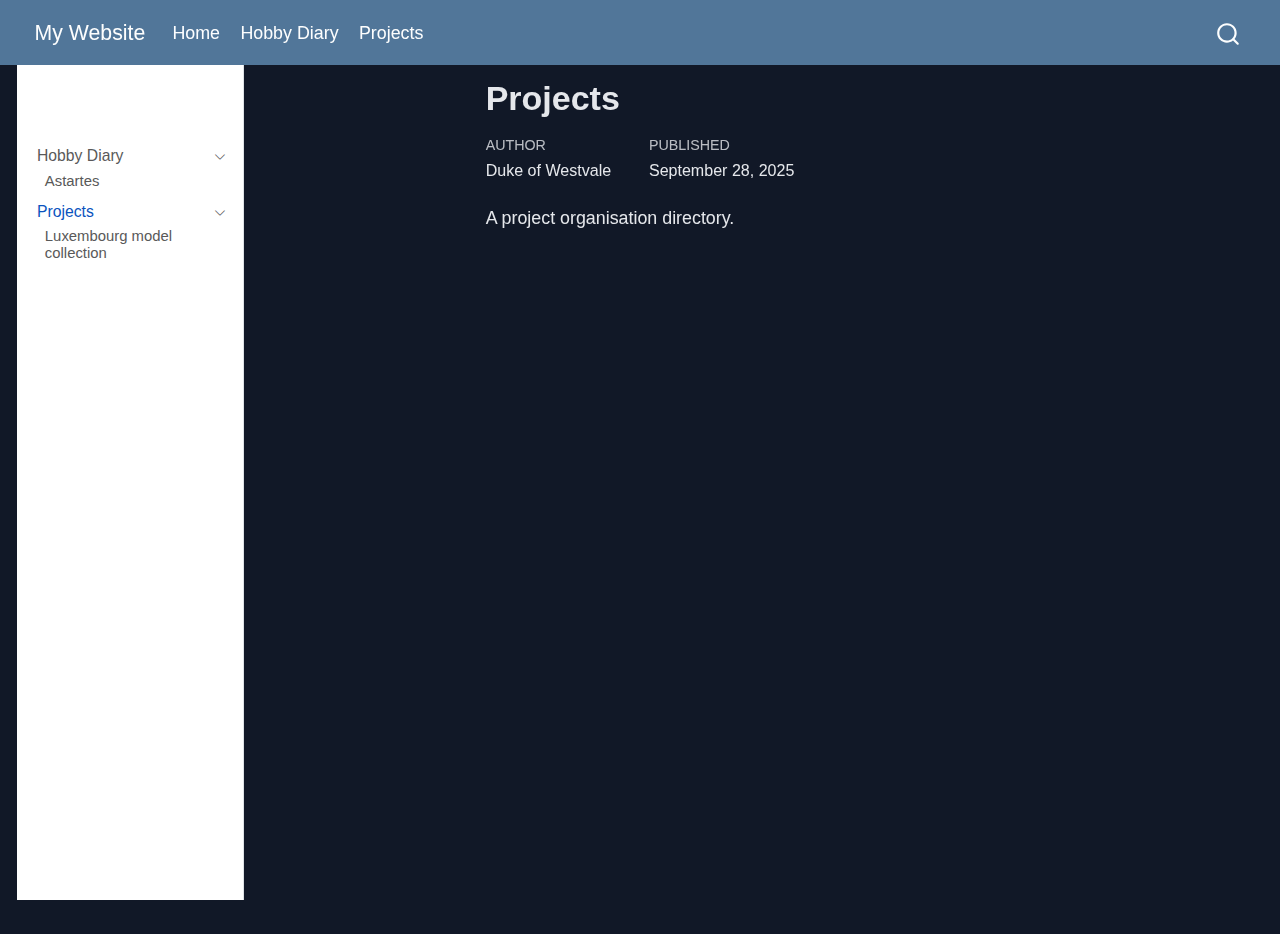
<file: docs/projects/index.html>
<!DOCTYPE html>
<html xmlns="http://www.w3.org/1999/xhtml" lang="en" xml:lang="en"><head>

<meta charset="utf-8">
<meta name="generator" content="quarto-1.8.21">

<meta name="viewport" content="width=device-width, initial-scale=1.0, user-scalable=yes">

<meta name="author" content="Duke of Westvale">
<meta name="dcterms.date" content="2025-09-28">

<title>Projects – My Website</title>
<style>
code{white-space: pre-wrap;}
span.smallcaps{font-variant: small-caps;}
div.columns{display: flex; gap: min(4vw, 1.5em);}
div.column{flex: auto; overflow-x: auto;}
div.hanging-indent{margin-left: 1.5em; text-indent: -1.5em;}
ul.task-list{list-style: none;}
ul.task-list li input[type="checkbox"] {
  width: 0.8em;
  margin: 0 0.8em 0.2em -1em; /* quarto-specific, see https://github.com/quarto-dev/quarto-cli/issues/4556 */ 
  vertical-align: middle;
}
</style>


<script src="../site_libs/quarto-nav/quarto-nav.js"></script>
<script src="../site_libs/quarto-nav/headroom.min.js"></script>
<script src="../site_libs/clipboard/clipboard.min.js"></script>
<script src="../site_libs/quarto-search/autocomplete.umd.js"></script>
<script src="../site_libs/quarto-search/fuse.min.js"></script>
<script src="../site_libs/quarto-search/quarto-search.js"></script>
<meta name="quarto:offset" content="../">
<script src="../site_libs/quarto-html/quarto.js" type="module"></script>
<script src="../site_libs/quarto-html/tabsets/tabsets.js" type="module"></script>
<script src="../site_libs/quarto-html/axe/axe-check.js" type="module"></script>
<script src="../site_libs/quarto-html/popper.min.js"></script>
<script src="../site_libs/quarto-html/tippy.umd.min.js"></script>
<script src="../site_libs/quarto-html/anchor.min.js"></script>
<link href="../site_libs/quarto-html/tippy.css" rel="stylesheet">
<link href="../site_libs/quarto-html/quarto-syntax-highlighting-ea1d7ac60288e0f1efdbc993fd8432ae.css" rel="stylesheet" id="quarto-text-highlighting-styles">
<script src="../site_libs/bootstrap/bootstrap.min.js"></script>
<link href="../site_libs/bootstrap/bootstrap-icons.css" rel="stylesheet">
<link href="../site_libs/bootstrap/bootstrap-5bf33484f8c6110779751dcd0ddece21.min.css" rel="stylesheet" append-hash="true" id="quarto-bootstrap" data-mode="light">
<script id="quarto-search-options" type="application/json">{
  "location": "navbar",
  "copy-button": false,
  "collapse-after": 3,
  "panel-placement": "end",
  "type": "overlay",
  "limit": 50,
  "keyboard-shortcut": [
    "f",
    "/",
    "s"
  ],
  "show-item-context": false,
  "language": {
    "search-no-results-text": "No results",
    "search-matching-documents-text": "matching documents",
    "search-copy-link-title": "Copy link to search",
    "search-hide-matches-text": "Hide additional matches",
    "search-more-match-text": "more match in this document",
    "search-more-matches-text": "more matches in this document",
    "search-clear-button-title": "Clear",
    "search-text-placeholder": "",
    "search-detached-cancel-button-title": "Cancel",
    "search-submit-button-title": "Submit",
    "search-label": "Search"
  }
}</script>


<link rel="stylesheet" href="../styles.css">
</head>

<body class="nav-sidebar docked nav-fixed quarto-light">

<div id="quarto-search-results"></div>
  <header id="quarto-header" class="headroom fixed-top">
    <nav class="navbar navbar-expand-lg " data-bs-theme="dark">
      <div class="navbar-container container-fluid">
      <div class="navbar-brand-container mx-auto">
    <a href="../index.html" class="navbar-brand navbar-brand-logo">
    </a>
    <a class="navbar-brand" href="../index.html">
    <span class="navbar-title">My Website</span>
    </a>
  </div>
            <div id="quarto-search" class="" title="Search"></div>
          <button class="navbar-toggler" type="button" data-bs-toggle="collapse" data-bs-target="#navbarCollapse" aria-controls="navbarCollapse" role="menu" aria-expanded="false" aria-label="Toggle navigation" onclick="if (window.quartoToggleHeadroom) { window.quartoToggleHeadroom(); }">
  <span class="navbar-toggler-icon"></span>
</button>
          <div class="collapse navbar-collapse" id="navbarCollapse">
            <ul class="navbar-nav navbar-nav-scroll me-auto">
  <li class="nav-item">
    <a class="nav-link active" href="../index.html" aria-current="page"> 
<span class="menu-text">Home</span></a>
  </li>  
  <li class="nav-item">
    <a class="nav-link" href="../Hobby_Diary/index.qmd"> 
<span class="menu-text">Hobby Diary</span></a>
  </li>  
  <li class="nav-item">
    <a class="nav-link" href="../projects/index.html"> 
<span class="menu-text">Projects</span></a>
  </li>  
</ul>
          </div> <!-- /navcollapse -->
            <div class="quarto-navbar-tools">
</div>
      </div> <!-- /container-fluid -->
    </nav>
  <nav class="quarto-secondary-nav">
    <div class="container-fluid d-flex">
      <button type="button" class="quarto-btn-toggle btn" data-bs-toggle="collapse" role="button" data-bs-target=".quarto-sidebar-collapse-item" aria-controls="quarto-sidebar" aria-expanded="false" aria-label="Toggle sidebar navigation" onclick="if (window.quartoToggleHeadroom) { window.quartoToggleHeadroom(); }">
        <i class="bi bi-layout-text-sidebar-reverse"></i>
      </button>
        <nav class="quarto-page-breadcrumbs" aria-label="breadcrumb"><ol class="breadcrumb"><li class="breadcrumb-item"><a href="../projects/index.html">Projects</a></li></ol></nav>
        <a class="flex-grow-1" role="navigation" data-bs-toggle="collapse" data-bs-target=".quarto-sidebar-collapse-item" aria-controls="quarto-sidebar" aria-expanded="false" aria-label="Toggle sidebar navigation" onclick="if (window.quartoToggleHeadroom) { window.quartoToggleHeadroom(); }">      
        </a>
      <button type="button" class="btn quarto-search-button" aria-label="Search" onclick="window.quartoOpenSearch();">
        <i class="bi bi-search"></i>
      </button>
    </div>
  </nav>
</header>
<!-- content -->
<div id="quarto-content" class="quarto-container page-columns page-rows-contents page-layout-article page-navbar">
<!-- sidebar -->
  <nav id="quarto-sidebar" class="sidebar collapse collapse-horizontal quarto-sidebar-collapse-item sidebar-navigation docked overflow-auto">
    <div class="pt-lg-2 mt-2 text-left sidebar-header">
      <a href="../index.html" class="sidebar-logo-link">
      </a>
      </div>
        <div class="mt-2 flex-shrink-0 align-items-center">
        <div class="sidebar-search">
        <div id="quarto-search" class="" title="Search"></div>
        </div>
        </div>
    <div class="sidebar-menu-container"> 
    <ul class="list-unstyled mt-1">
        <li class="sidebar-item sidebar-item-section">
      <div class="sidebar-item-container"> 
            <a href="../hobby_diary/index.html" class="sidebar-item-text sidebar-link">
 <span class="menu-text">Hobby Diary</span></a>
          <a class="sidebar-item-toggle text-start" data-bs-toggle="collapse" data-bs-target="#quarto-sidebar-section-1" role="navigation" aria-expanded="true" aria-label="Toggle section">
            <i class="bi bi-chevron-right ms-2"></i>
          </a> 
      </div>
      <ul id="quarto-sidebar-section-1" class="collapse list-unstyled sidebar-section depth1 show">  
          <li class="sidebar-item">
  <div class="sidebar-item-container"> 
  <a href="../hobby_diary/011_BlackTemplars.html" class="sidebar-item-text sidebar-link">
 <span class="menu-text">Astartes</span></a>
  </div>
</li>
      </ul>
  </li>
        <li class="sidebar-item sidebar-item-section">
      <div class="sidebar-item-container"> 
            <a href="../projects/index.html" class="sidebar-item-text sidebar-link active">
 <span class="menu-text">Projects</span></a>
          <a class="sidebar-item-toggle text-start" data-bs-toggle="collapse" data-bs-target="#quarto-sidebar-section-2" role="navigation" aria-expanded="true" aria-label="Toggle section">
            <i class="bi bi-chevron-right ms-2"></i>
          </a> 
      </div>
      <ul id="quarto-sidebar-section-2" class="collapse list-unstyled sidebar-section depth1 show">  
          <li class="sidebar-item">
  <div class="sidebar-item-container"> 
  <a href="../projects/Lux_collection.html" class="sidebar-item-text sidebar-link">
 <span class="menu-text">Luxembourg model collection</span></a>
  </div>
</li>
      </ul>
  </li>
    </ul>
    </div>
</nav>
<div id="quarto-sidebar-glass" class="quarto-sidebar-collapse-item" data-bs-toggle="collapse" data-bs-target=".quarto-sidebar-collapse-item"></div>
<!-- margin-sidebar -->
    <div id="quarto-margin-sidebar" class="sidebar margin-sidebar zindex-bottom">
        
    </div>
<!-- main -->
<main class="content" id="quarto-document-content">

<header id="title-block-header" class="quarto-title-block default">
<div class="quarto-title">
<h1 class="title">Projects</h1>
</div>



<div class="quarto-title-meta">

    <div>
    <div class="quarto-title-meta-heading">Author</div>
    <div class="quarto-title-meta-contents">
             <p>Duke of Westvale </p>
          </div>
  </div>
    
    <div>
    <div class="quarto-title-meta-heading">Published</div>
    <div class="quarto-title-meta-contents">
      <p class="date">September 28, 2025</p>
    </div>
  </div>
  
    
  </div>
  


</header>


<p>A project organisation directory.</p>



</main> <!-- /main -->
<script id="quarto-html-after-body" type="application/javascript">
  window.document.addEventListener("DOMContentLoaded", function (event) {
    const icon = "";
    const anchorJS = new window.AnchorJS();
    anchorJS.options = {
      placement: 'right',
      icon: icon
    };
    anchorJS.add('.anchored');
    const isCodeAnnotation = (el) => {
      for (const clz of el.classList) {
        if (clz.startsWith('code-annotation-')) {                     
          return true;
        }
      }
      return false;
    }
    const onCopySuccess = function(e) {
      // button target
      const button = e.trigger;
      // don't keep focus
      button.blur();
      // flash "checked"
      button.classList.add('code-copy-button-checked');
      var currentTitle = button.getAttribute("title");
      button.setAttribute("title", "Copied!");
      let tooltip;
      if (window.bootstrap) {
        button.setAttribute("data-bs-toggle", "tooltip");
        button.setAttribute("data-bs-placement", "left");
        button.setAttribute("data-bs-title", "Copied!");
        tooltip = new bootstrap.Tooltip(button, 
          { trigger: "manual", 
            customClass: "code-copy-button-tooltip",
            offset: [0, -8]});
        tooltip.show();    
      }
      setTimeout(function() {
        if (tooltip) {
          tooltip.hide();
          button.removeAttribute("data-bs-title");
          button.removeAttribute("data-bs-toggle");
          button.removeAttribute("data-bs-placement");
        }
        button.setAttribute("title", currentTitle);
        button.classList.remove('code-copy-button-checked');
      }, 1000);
      // clear code selection
      e.clearSelection();
    }
    const getTextToCopy = function(trigger) {
        const codeEl = trigger.previousElementSibling.cloneNode(true);
        for (const childEl of codeEl.children) {
          if (isCodeAnnotation(childEl)) {
            childEl.remove();
          }
        }
        return codeEl.innerText;
    }
    const clipboard = new window.ClipboardJS('.code-copy-button:not([data-in-quarto-modal])', {
      text: getTextToCopy
    });
    clipboard.on('success', onCopySuccess);
    if (window.document.getElementById('quarto-embedded-source-code-modal')) {
      const clipboardModal = new window.ClipboardJS('.code-copy-button[data-in-quarto-modal]', {
        text: getTextToCopy,
        container: window.document.getElementById('quarto-embedded-source-code-modal')
      });
      clipboardModal.on('success', onCopySuccess);
    }
      var localhostRegex = new RegExp(/^(?:http|https):\/\/localhost\:?[0-9]*\//);
      var mailtoRegex = new RegExp(/^mailto:/);
        var filterRegex = new RegExp('/' + window.location.host + '/');
      var isInternal = (href) => {
          return filterRegex.test(href) || localhostRegex.test(href) || mailtoRegex.test(href);
      }
      // Inspect non-navigation links and adorn them if external
     var links = window.document.querySelectorAll('a[href]:not(.nav-link):not(.navbar-brand):not(.toc-action):not(.sidebar-link):not(.sidebar-item-toggle):not(.pagination-link):not(.no-external):not([aria-hidden]):not(.dropdown-item):not(.quarto-navigation-tool):not(.about-link)');
      for (var i=0; i<links.length; i++) {
        const link = links[i];
        if (!isInternal(link.href)) {
          // undo the damage that might have been done by quarto-nav.js in the case of
          // links that we want to consider external
          if (link.dataset.originalHref !== undefined) {
            link.href = link.dataset.originalHref;
          }
        }
      }
    function tippyHover(el, contentFn, onTriggerFn, onUntriggerFn) {
      const config = {
        allowHTML: true,
        maxWidth: 500,
        delay: 100,
        arrow: false,
        appendTo: function(el) {
            return el.parentElement;
        },
        interactive: true,
        interactiveBorder: 10,
        theme: 'quarto',
        placement: 'bottom-start',
      };
      if (contentFn) {
        config.content = contentFn;
      }
      if (onTriggerFn) {
        config.onTrigger = onTriggerFn;
      }
      if (onUntriggerFn) {
        config.onUntrigger = onUntriggerFn;
      }
      window.tippy(el, config); 
    }
    const noterefs = window.document.querySelectorAll('a[role="doc-noteref"]');
    for (var i=0; i<noterefs.length; i++) {
      const ref = noterefs[i];
      tippyHover(ref, function() {
        // use id or data attribute instead here
        let href = ref.getAttribute('data-footnote-href') || ref.getAttribute('href');
        try { href = new URL(href).hash; } catch {}
        const id = href.replace(/^#\/?/, "");
        const note = window.document.getElementById(id);
        if (note) {
          return note.innerHTML;
        } else {
          return "";
        }
      });
    }
    const xrefs = window.document.querySelectorAll('a.quarto-xref');
    const processXRef = (id, note) => {
      // Strip column container classes
      const stripColumnClz = (el) => {
        el.classList.remove("page-full", "page-columns");
        if (el.children) {
          for (const child of el.children) {
            stripColumnClz(child);
          }
        }
      }
      stripColumnClz(note)
      if (id === null || id.startsWith('sec-')) {
        // Special case sections, only their first couple elements
        const container = document.createElement("div");
        if (note.children && note.children.length > 2) {
          container.appendChild(note.children[0].cloneNode(true));
          for (let i = 1; i < note.children.length; i++) {
            const child = note.children[i];
            if (child.tagName === "P" && child.innerText === "") {
              continue;
            } else {
              container.appendChild(child.cloneNode(true));
              break;
            }
          }
          if (window.Quarto?.typesetMath) {
            window.Quarto.typesetMath(container);
          }
          return container.innerHTML
        } else {
          if (window.Quarto?.typesetMath) {
            window.Quarto.typesetMath(note);
          }
          return note.innerHTML;
        }
      } else {
        // Remove any anchor links if they are present
        const anchorLink = note.querySelector('a.anchorjs-link');
        if (anchorLink) {
          anchorLink.remove();
        }
        if (window.Quarto?.typesetMath) {
          window.Quarto.typesetMath(note);
        }
        if (note.classList.contains("callout")) {
          return note.outerHTML;
        } else {
          return note.innerHTML;
        }
      }
    }
    for (var i=0; i<xrefs.length; i++) {
      const xref = xrefs[i];
      tippyHover(xref, undefined, function(instance) {
        instance.disable();
        let url = xref.getAttribute('href');
        let hash = undefined; 
        if (url.startsWith('#')) {
          hash = url;
        } else {
          try { hash = new URL(url).hash; } catch {}
        }
        if (hash) {
          const id = hash.replace(/^#\/?/, "");
          const note = window.document.getElementById(id);
          if (note !== null) {
            try {
              const html = processXRef(id, note.cloneNode(true));
              instance.setContent(html);
            } finally {
              instance.enable();
              instance.show();
            }
          } else {
            // See if we can fetch this
            fetch(url.split('#')[0])
            .then(res => res.text())
            .then(html => {
              const parser = new DOMParser();
              const htmlDoc = parser.parseFromString(html, "text/html");
              const note = htmlDoc.getElementById(id);
              if (note !== null) {
                const html = processXRef(id, note);
                instance.setContent(html);
              } 
            }).finally(() => {
              instance.enable();
              instance.show();
            });
          }
        } else {
          // See if we can fetch a full url (with no hash to target)
          // This is a special case and we should probably do some content thinning / targeting
          fetch(url)
          .then(res => res.text())
          .then(html => {
            const parser = new DOMParser();
            const htmlDoc = parser.parseFromString(html, "text/html");
            const note = htmlDoc.querySelector('main.content');
            if (note !== null) {
              // This should only happen for chapter cross references
              // (since there is no id in the URL)
              // remove the first header
              if (note.children.length > 0 && note.children[0].tagName === "HEADER") {
                note.children[0].remove();
              }
              const html = processXRef(null, note);
              instance.setContent(html);
            } 
          }).finally(() => {
            instance.enable();
            instance.show();
          });
        }
      }, function(instance) {
      });
    }
        let selectedAnnoteEl;
        const selectorForAnnotation = ( cell, annotation) => {
          let cellAttr = 'data-code-cell="' + cell + '"';
          let lineAttr = 'data-code-annotation="' +  annotation + '"';
          const selector = 'span[' + cellAttr + '][' + lineAttr + ']';
          return selector;
        }
        const selectCodeLines = (annoteEl) => {
          const doc = window.document;
          const targetCell = annoteEl.getAttribute("data-target-cell");
          const targetAnnotation = annoteEl.getAttribute("data-target-annotation");
          const annoteSpan = window.document.querySelector(selectorForAnnotation(targetCell, targetAnnotation));
          const lines = annoteSpan.getAttribute("data-code-lines").split(",");
          const lineIds = lines.map((line) => {
            return targetCell + "-" + line;
          })
          let top = null;
          let height = null;
          let parent = null;
          if (lineIds.length > 0) {
              //compute the position of the single el (top and bottom and make a div)
              const el = window.document.getElementById(lineIds[0]);
              top = el.offsetTop;
              height = el.offsetHeight;
              parent = el.parentElement.parentElement;
            if (lineIds.length > 1) {
              const lastEl = window.document.getElementById(lineIds[lineIds.length - 1]);
              const bottom = lastEl.offsetTop + lastEl.offsetHeight;
              height = bottom - top;
            }
            if (top !== null && height !== null && parent !== null) {
              // cook up a div (if necessary) and position it 
              let div = window.document.getElementById("code-annotation-line-highlight");
              if (div === null) {
                div = window.document.createElement("div");
                div.setAttribute("id", "code-annotation-line-highlight");
                div.style.position = 'absolute';
                parent.appendChild(div);
              }
              div.style.top = top - 2 + "px";
              div.style.height = height + 4 + "px";
              div.style.left = 0;
              let gutterDiv = window.document.getElementById("code-annotation-line-highlight-gutter");
              if (gutterDiv === null) {
                gutterDiv = window.document.createElement("div");
                gutterDiv.setAttribute("id", "code-annotation-line-highlight-gutter");
                gutterDiv.style.position = 'absolute';
                const codeCell = window.document.getElementById(targetCell);
                const gutter = codeCell.querySelector('.code-annotation-gutter');
                gutter.appendChild(gutterDiv);
              }
              gutterDiv.style.top = top - 2 + "px";
              gutterDiv.style.height = height + 4 + "px";
            }
            selectedAnnoteEl = annoteEl;
          }
        };
        const unselectCodeLines = () => {
          const elementsIds = ["code-annotation-line-highlight", "code-annotation-line-highlight-gutter"];
          elementsIds.forEach((elId) => {
            const div = window.document.getElementById(elId);
            if (div) {
              div.remove();
            }
          });
          selectedAnnoteEl = undefined;
        };
          // Handle positioning of the toggle
      window.addEventListener(
        "resize",
        throttle(() => {
          elRect = undefined;
          if (selectedAnnoteEl) {
            selectCodeLines(selectedAnnoteEl);
          }
        }, 10)
      );
      function throttle(fn, ms) {
      let throttle = false;
      let timer;
        return (...args) => {
          if(!throttle) { // first call gets through
              fn.apply(this, args);
              throttle = true;
          } else { // all the others get throttled
              if(timer) clearTimeout(timer); // cancel #2
              timer = setTimeout(() => {
                fn.apply(this, args);
                timer = throttle = false;
              }, ms);
          }
        };
      }
        // Attach click handler to the DT
        const annoteDls = window.document.querySelectorAll('dt[data-target-cell]');
        for (const annoteDlNode of annoteDls) {
          annoteDlNode.addEventListener('click', (event) => {
            const clickedEl = event.target;
            if (clickedEl !== selectedAnnoteEl) {
              unselectCodeLines();
              const activeEl = window.document.querySelector('dt[data-target-cell].code-annotation-active');
              if (activeEl) {
                activeEl.classList.remove('code-annotation-active');
              }
              selectCodeLines(clickedEl);
              clickedEl.classList.add('code-annotation-active');
            } else {
              // Unselect the line
              unselectCodeLines();
              clickedEl.classList.remove('code-annotation-active');
            }
          });
        }
    const findCites = (el) => {
      const parentEl = el.parentElement;
      if (parentEl) {
        const cites = parentEl.dataset.cites;
        if (cites) {
          return {
            el,
            cites: cites.split(' ')
          };
        } else {
          return findCites(el.parentElement)
        }
      } else {
        return undefined;
      }
    };
    var bibliorefs = window.document.querySelectorAll('a[role="doc-biblioref"]');
    for (var i=0; i<bibliorefs.length; i++) {
      const ref = bibliorefs[i];
      const citeInfo = findCites(ref);
      if (citeInfo) {
        tippyHover(citeInfo.el, function() {
          var popup = window.document.createElement('div');
          citeInfo.cites.forEach(function(cite) {
            var citeDiv = window.document.createElement('div');
            citeDiv.classList.add('hanging-indent');
            citeDiv.classList.add('csl-entry');
            var biblioDiv = window.document.getElementById('ref-' + cite);
            if (biblioDiv) {
              citeDiv.innerHTML = biblioDiv.innerHTML;
            }
            popup.appendChild(citeDiv);
          });
          return popup.innerHTML;
        });
      }
    }
  });
  </script>
</div> <!-- /content -->




</body></html>
</file>
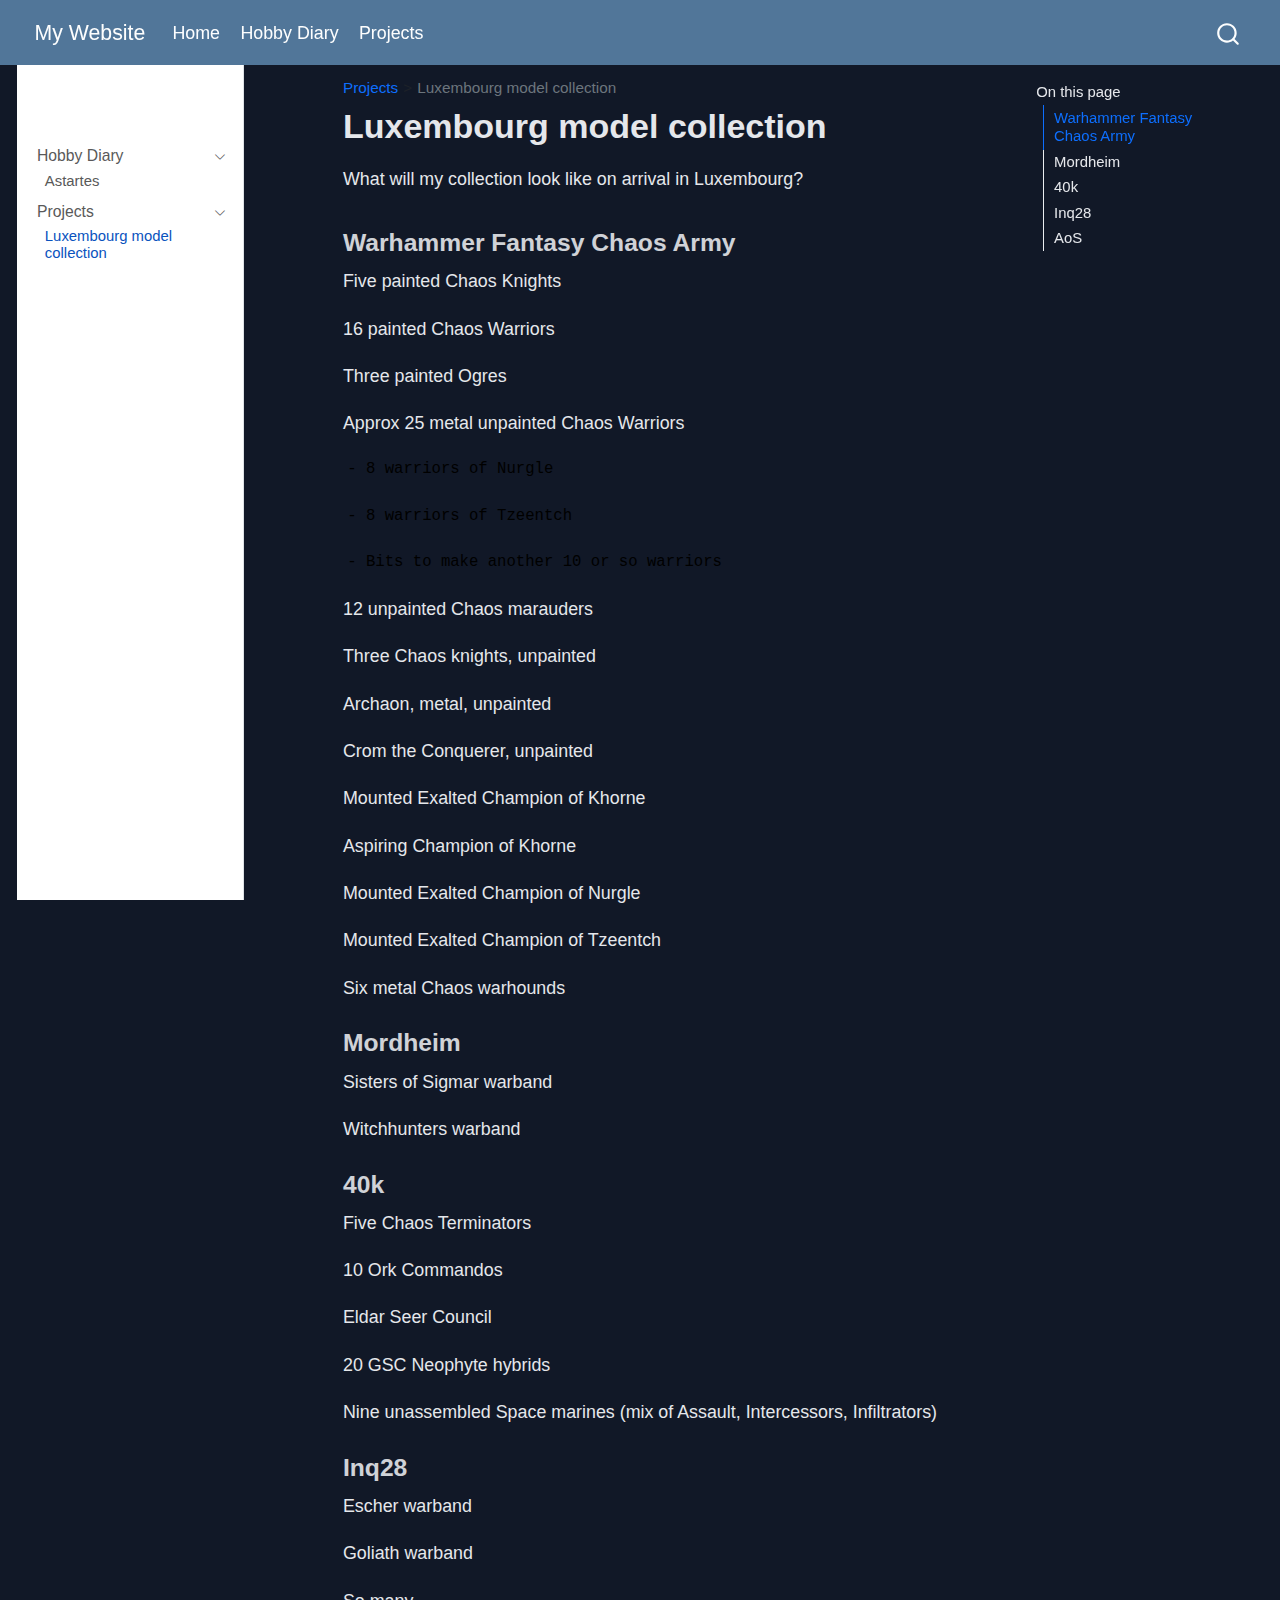
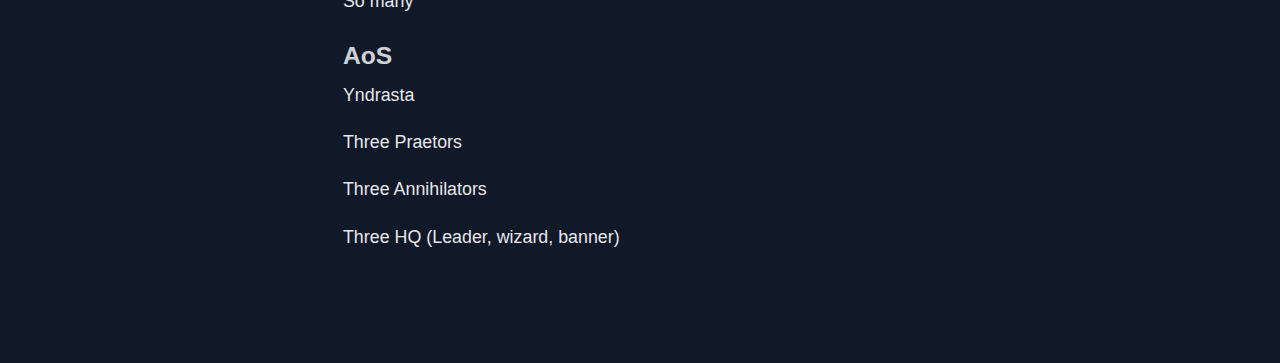
<file: docs/projects/Lux_collection.html>
<!DOCTYPE html>
<html xmlns="http://www.w3.org/1999/xhtml" lang="en" xml:lang="en"><head>

<meta charset="utf-8">
<meta name="generator" content="quarto-1.8.21">

<meta name="viewport" content="width=device-width, initial-scale=1.0, user-scalable=yes">


<title>Luxembourg model collection – My Website</title>
<style>
code{white-space: pre-wrap;}
span.smallcaps{font-variant: small-caps;}
div.columns{display: flex; gap: min(4vw, 1.5em);}
div.column{flex: auto; overflow-x: auto;}
div.hanging-indent{margin-left: 1.5em; text-indent: -1.5em;}
ul.task-list{list-style: none;}
ul.task-list li input[type="checkbox"] {
  width: 0.8em;
  margin: 0 0.8em 0.2em -1em; /* quarto-specific, see https://github.com/quarto-dev/quarto-cli/issues/4556 */ 
  vertical-align: middle;
}
</style>


<script src="../site_libs/quarto-nav/quarto-nav.js"></script>
<script src="../site_libs/quarto-nav/headroom.min.js"></script>
<script src="../site_libs/clipboard/clipboard.min.js"></script>
<script src="../site_libs/quarto-search/autocomplete.umd.js"></script>
<script src="../site_libs/quarto-search/fuse.min.js"></script>
<script src="../site_libs/quarto-search/quarto-search.js"></script>
<meta name="quarto:offset" content="../">
<script src="../site_libs/quarto-html/quarto.js" type="module"></script>
<script src="../site_libs/quarto-html/tabsets/tabsets.js" type="module"></script>
<script src="../site_libs/quarto-html/axe/axe-check.js" type="module"></script>
<script src="../site_libs/quarto-html/popper.min.js"></script>
<script src="../site_libs/quarto-html/tippy.umd.min.js"></script>
<script src="../site_libs/quarto-html/anchor.min.js"></script>
<link href="../site_libs/quarto-html/tippy.css" rel="stylesheet">
<link href="../site_libs/quarto-html/quarto-syntax-highlighting-ea1d7ac60288e0f1efdbc993fd8432ae.css" rel="stylesheet" id="quarto-text-highlighting-styles">
<script src="../site_libs/bootstrap/bootstrap.min.js"></script>
<link href="../site_libs/bootstrap/bootstrap-icons.css" rel="stylesheet">
<link href="../site_libs/bootstrap/bootstrap-5bf33484f8c6110779751dcd0ddece21.min.css" rel="stylesheet" append-hash="true" id="quarto-bootstrap" data-mode="light">
<script id="quarto-search-options" type="application/json">{
  "location": "navbar",
  "copy-button": false,
  "collapse-after": 3,
  "panel-placement": "end",
  "type": "overlay",
  "limit": 50,
  "keyboard-shortcut": [
    "f",
    "/",
    "s"
  ],
  "show-item-context": false,
  "language": {
    "search-no-results-text": "No results",
    "search-matching-documents-text": "matching documents",
    "search-copy-link-title": "Copy link to search",
    "search-hide-matches-text": "Hide additional matches",
    "search-more-match-text": "more match in this document",
    "search-more-matches-text": "more matches in this document",
    "search-clear-button-title": "Clear",
    "search-text-placeholder": "",
    "search-detached-cancel-button-title": "Cancel",
    "search-submit-button-title": "Submit",
    "search-label": "Search"
  }
}</script>


<link rel="stylesheet" href="../styles.css">
</head>

<body class="nav-sidebar docked nav-fixed quarto-light">

<div id="quarto-search-results"></div>
  <header id="quarto-header" class="headroom fixed-top">
    <nav class="navbar navbar-expand-lg " data-bs-theme="dark">
      <div class="navbar-container container-fluid">
      <div class="navbar-brand-container mx-auto">
    <a href="../index.html" class="navbar-brand navbar-brand-logo">
    </a>
    <a class="navbar-brand" href="../index.html">
    <span class="navbar-title">My Website</span>
    </a>
  </div>
            <div id="quarto-search" class="" title="Search"></div>
          <button class="navbar-toggler" type="button" data-bs-toggle="collapse" data-bs-target="#navbarCollapse" aria-controls="navbarCollapse" role="menu" aria-expanded="false" aria-label="Toggle navigation" onclick="if (window.quartoToggleHeadroom) { window.quartoToggleHeadroom(); }">
  <span class="navbar-toggler-icon"></span>
</button>
          <div class="collapse navbar-collapse" id="navbarCollapse">
            <ul class="navbar-nav navbar-nav-scroll me-auto">
  <li class="nav-item">
    <a class="nav-link active" href="../index.html" aria-current="page"> 
<span class="menu-text">Home</span></a>
  </li>  
  <li class="nav-item">
    <a class="nav-link" href="../Hobby_Diary/index.qmd"> 
<span class="menu-text">Hobby Diary</span></a>
  </li>  
  <li class="nav-item">
    <a class="nav-link" href="../projects/index.html"> 
<span class="menu-text">Projects</span></a>
  </li>  
</ul>
          </div> <!-- /navcollapse -->
            <div class="quarto-navbar-tools">
</div>
      </div> <!-- /container-fluid -->
    </nav>
  <nav class="quarto-secondary-nav">
    <div class="container-fluid d-flex">
      <button type="button" class="quarto-btn-toggle btn" data-bs-toggle="collapse" role="button" data-bs-target=".quarto-sidebar-collapse-item" aria-controls="quarto-sidebar" aria-expanded="false" aria-label="Toggle sidebar navigation" onclick="if (window.quartoToggleHeadroom) { window.quartoToggleHeadroom(); }">
        <i class="bi bi-layout-text-sidebar-reverse"></i>
      </button>
        <nav class="quarto-page-breadcrumbs" aria-label="breadcrumb"><ol class="breadcrumb"><li class="breadcrumb-item"><a href="../projects/index.html">Projects</a></li><li class="breadcrumb-item"><a href="../projects/Lux_collection.html">Luxembourg model collection</a></li></ol></nav>
        <a class="flex-grow-1" role="navigation" data-bs-toggle="collapse" data-bs-target=".quarto-sidebar-collapse-item" aria-controls="quarto-sidebar" aria-expanded="false" aria-label="Toggle sidebar navigation" onclick="if (window.quartoToggleHeadroom) { window.quartoToggleHeadroom(); }">      
        </a>
      <button type="button" class="btn quarto-search-button" aria-label="Search" onclick="window.quartoOpenSearch();">
        <i class="bi bi-search"></i>
      </button>
    </div>
  </nav>
</header>
<!-- content -->
<div id="quarto-content" class="quarto-container page-columns page-rows-contents page-layout-article page-navbar">
<!-- sidebar -->
  <nav id="quarto-sidebar" class="sidebar collapse collapse-horizontal quarto-sidebar-collapse-item sidebar-navigation docked overflow-auto">
    <div class="pt-lg-2 mt-2 text-left sidebar-header">
      <a href="../index.html" class="sidebar-logo-link">
      </a>
      </div>
        <div class="mt-2 flex-shrink-0 align-items-center">
        <div class="sidebar-search">
        <div id="quarto-search" class="" title="Search"></div>
        </div>
        </div>
    <div class="sidebar-menu-container"> 
    <ul class="list-unstyled mt-1">
        <li class="sidebar-item sidebar-item-section">
      <div class="sidebar-item-container"> 
            <a href="../hobby_diary/index.html" class="sidebar-item-text sidebar-link">
 <span class="menu-text">Hobby Diary</span></a>
          <a class="sidebar-item-toggle text-start" data-bs-toggle="collapse" data-bs-target="#quarto-sidebar-section-1" role="navigation" aria-expanded="true" aria-label="Toggle section">
            <i class="bi bi-chevron-right ms-2"></i>
          </a> 
      </div>
      <ul id="quarto-sidebar-section-1" class="collapse list-unstyled sidebar-section depth1 show">  
          <li class="sidebar-item">
  <div class="sidebar-item-container"> 
  <a href="../hobby_diary/011_BlackTemplars.html" class="sidebar-item-text sidebar-link">
 <span class="menu-text">Astartes</span></a>
  </div>
</li>
      </ul>
  </li>
        <li class="sidebar-item sidebar-item-section">
      <div class="sidebar-item-container"> 
            <a href="../projects/index.html" class="sidebar-item-text sidebar-link">
 <span class="menu-text">Projects</span></a>
          <a class="sidebar-item-toggle text-start" data-bs-toggle="collapse" data-bs-target="#quarto-sidebar-section-2" role="navigation" aria-expanded="true" aria-label="Toggle section">
            <i class="bi bi-chevron-right ms-2"></i>
          </a> 
      </div>
      <ul id="quarto-sidebar-section-2" class="collapse list-unstyled sidebar-section depth1 show">  
          <li class="sidebar-item">
  <div class="sidebar-item-container"> 
  <a href="../projects/Lux_collection.html" class="sidebar-item-text sidebar-link active">
 <span class="menu-text">Luxembourg model collection</span></a>
  </div>
</li>
      </ul>
  </li>
    </ul>
    </div>
</nav>
<div id="quarto-sidebar-glass" class="quarto-sidebar-collapse-item" data-bs-toggle="collapse" data-bs-target=".quarto-sidebar-collapse-item"></div>
<!-- margin-sidebar -->
    <div id="quarto-margin-sidebar" class="sidebar margin-sidebar">
        <nav id="TOC" role="doc-toc" class="toc-active">
    <h2 id="toc-title">On this page</h2>
   
  <ul>
  <li><a href="#warhammer-fantasy-chaos-army" id="toc-warhammer-fantasy-chaos-army" class="nav-link active" data-scroll-target="#warhammer-fantasy-chaos-army">Warhammer Fantasy Chaos Army</a></li>
  <li><a href="#mordheim" id="toc-mordheim" class="nav-link" data-scroll-target="#mordheim">Mordheim</a></li>
  <li><a href="#k" id="toc-k" class="nav-link" data-scroll-target="#k">40k</a></li>
  <li><a href="#inq28" id="toc-inq28" class="nav-link" data-scroll-target="#inq28">Inq28</a></li>
  <li><a href="#aos" id="toc-aos" class="nav-link" data-scroll-target="#aos">AoS</a></li>
  </ul>
</nav>
    </div>
<!-- main -->
<main class="content" id="quarto-document-content">

<header id="title-block-header" class="quarto-title-block default"><nav class="quarto-page-breadcrumbs quarto-title-breadcrumbs d-none d-lg-block" aria-label="breadcrumb"><ol class="breadcrumb"><li class="breadcrumb-item"><a href="../projects/index.html">Projects</a></li><li class="breadcrumb-item"><a href="../projects/Lux_collection.html">Luxembourg model collection</a></li></ol></nav>
<div class="quarto-title">
<h1 class="title">Luxembourg model collection</h1>
</div>



<div class="quarto-title-meta">

    
  
    
  </div>
  


</header>


<p>What will my collection look like on arrival in Luxembourg?</p>
<section id="warhammer-fantasy-chaos-army" class="level3">
<h3 class="anchored" data-anchor-id="warhammer-fantasy-chaos-army">Warhammer Fantasy Chaos Army</h3>
<p>Five painted Chaos Knights</p>
<p>16 painted Chaos Warriors</p>
<p>Three painted Ogres</p>
<p>Approx 25 metal unpainted Chaos Warriors</p>
<pre><code>- 8 warriors of Nurgle

- 8 warriors of Tzeentch

- Bits to make another 10 or so warriors</code></pre>
<p>12 unpainted Chaos marauders</p>
<p>Three Chaos knights, unpainted</p>
<p>Archaon, metal, unpainted</p>
<p>Crom the Conquerer, unpainted</p>
<p>Mounted Exalted Champion of Khorne</p>
<p>Aspiring Champion of Khorne</p>
<p>Mounted Exalted Champion of Nurgle</p>
<p>Mounted Exalted Champion of Tzeentch</p>
<p>Six metal Chaos warhounds</p>
</section>
<section id="mordheim" class="level3">
<h3 class="anchored" data-anchor-id="mordheim">Mordheim</h3>
<p>Sisters of Sigmar warband</p>
<p>Witchhunters warband</p>
</section>
<section id="k" class="level3">
<h3 class="anchored" data-anchor-id="k">40k</h3>
<p>Five Chaos Terminators</p>
<p>10 Ork Commandos</p>
<p>Eldar Seer Council</p>
<p>20 GSC Neophyte hybrids</p>
<p>Nine unassembled Space marines (mix of Assault, Intercessors, Infiltrators)</p>
</section>
<section id="inq28" class="level3">
<h3 class="anchored" data-anchor-id="inq28">Inq28</h3>
<p>Escher warband</p>
<p>Goliath warband</p>
<p>So many</p>
</section>
<section id="aos" class="level3">
<h3 class="anchored" data-anchor-id="aos">AoS</h3>
<p>Yndrasta</p>
<p>Three Praetors</p>
<p>Three Annihilators</p>
<p>Three HQ (Leader, wizard, banner)</p>


</section>

</main> <!-- /main -->
<script id="quarto-html-after-body" type="application/javascript">
  window.document.addEventListener("DOMContentLoaded", function (event) {
    const icon = "";
    const anchorJS = new window.AnchorJS();
    anchorJS.options = {
      placement: 'right',
      icon: icon
    };
    anchorJS.add('.anchored');
    const isCodeAnnotation = (el) => {
      for (const clz of el.classList) {
        if (clz.startsWith('code-annotation-')) {                     
          return true;
        }
      }
      return false;
    }
    const onCopySuccess = function(e) {
      // button target
      const button = e.trigger;
      // don't keep focus
      button.blur();
      // flash "checked"
      button.classList.add('code-copy-button-checked');
      var currentTitle = button.getAttribute("title");
      button.setAttribute("title", "Copied!");
      let tooltip;
      if (window.bootstrap) {
        button.setAttribute("data-bs-toggle", "tooltip");
        button.setAttribute("data-bs-placement", "left");
        button.setAttribute("data-bs-title", "Copied!");
        tooltip = new bootstrap.Tooltip(button, 
          { trigger: "manual", 
            customClass: "code-copy-button-tooltip",
            offset: [0, -8]});
        tooltip.show();    
      }
      setTimeout(function() {
        if (tooltip) {
          tooltip.hide();
          button.removeAttribute("data-bs-title");
          button.removeAttribute("data-bs-toggle");
          button.removeAttribute("data-bs-placement");
        }
        button.setAttribute("title", currentTitle);
        button.classList.remove('code-copy-button-checked');
      }, 1000);
      // clear code selection
      e.clearSelection();
    }
    const getTextToCopy = function(trigger) {
        const codeEl = trigger.previousElementSibling.cloneNode(true);
        for (const childEl of codeEl.children) {
          if (isCodeAnnotation(childEl)) {
            childEl.remove();
          }
        }
        return codeEl.innerText;
    }
    const clipboard = new window.ClipboardJS('.code-copy-button:not([data-in-quarto-modal])', {
      text: getTextToCopy
    });
    clipboard.on('success', onCopySuccess);
    if (window.document.getElementById('quarto-embedded-source-code-modal')) {
      const clipboardModal = new window.ClipboardJS('.code-copy-button[data-in-quarto-modal]', {
        text: getTextToCopy,
        container: window.document.getElementById('quarto-embedded-source-code-modal')
      });
      clipboardModal.on('success', onCopySuccess);
    }
      var localhostRegex = new RegExp(/^(?:http|https):\/\/localhost\:?[0-9]*\//);
      var mailtoRegex = new RegExp(/^mailto:/);
        var filterRegex = new RegExp('/' + window.location.host + '/');
      var isInternal = (href) => {
          return filterRegex.test(href) || localhostRegex.test(href) || mailtoRegex.test(href);
      }
      // Inspect non-navigation links and adorn them if external
     var links = window.document.querySelectorAll('a[href]:not(.nav-link):not(.navbar-brand):not(.toc-action):not(.sidebar-link):not(.sidebar-item-toggle):not(.pagination-link):not(.no-external):not([aria-hidden]):not(.dropdown-item):not(.quarto-navigation-tool):not(.about-link)');
      for (var i=0; i<links.length; i++) {
        const link = links[i];
        if (!isInternal(link.href)) {
          // undo the damage that might have been done by quarto-nav.js in the case of
          // links that we want to consider external
          if (link.dataset.originalHref !== undefined) {
            link.href = link.dataset.originalHref;
          }
        }
      }
    function tippyHover(el, contentFn, onTriggerFn, onUntriggerFn) {
      const config = {
        allowHTML: true,
        maxWidth: 500,
        delay: 100,
        arrow: false,
        appendTo: function(el) {
            return el.parentElement;
        },
        interactive: true,
        interactiveBorder: 10,
        theme: 'quarto',
        placement: 'bottom-start',
      };
      if (contentFn) {
        config.content = contentFn;
      }
      if (onTriggerFn) {
        config.onTrigger = onTriggerFn;
      }
      if (onUntriggerFn) {
        config.onUntrigger = onUntriggerFn;
      }
      window.tippy(el, config); 
    }
    const noterefs = window.document.querySelectorAll('a[role="doc-noteref"]');
    for (var i=0; i<noterefs.length; i++) {
      const ref = noterefs[i];
      tippyHover(ref, function() {
        // use id or data attribute instead here
        let href = ref.getAttribute('data-footnote-href') || ref.getAttribute('href');
        try { href = new URL(href).hash; } catch {}
        const id = href.replace(/^#\/?/, "");
        const note = window.document.getElementById(id);
        if (note) {
          return note.innerHTML;
        } else {
          return "";
        }
      });
    }
    const xrefs = window.document.querySelectorAll('a.quarto-xref');
    const processXRef = (id, note) => {
      // Strip column container classes
      const stripColumnClz = (el) => {
        el.classList.remove("page-full", "page-columns");
        if (el.children) {
          for (const child of el.children) {
            stripColumnClz(child);
          }
        }
      }
      stripColumnClz(note)
      if (id === null || id.startsWith('sec-')) {
        // Special case sections, only their first couple elements
        const container = document.createElement("div");
        if (note.children && note.children.length > 2) {
          container.appendChild(note.children[0].cloneNode(true));
          for (let i = 1; i < note.children.length; i++) {
            const child = note.children[i];
            if (child.tagName === "P" && child.innerText === "") {
              continue;
            } else {
              container.appendChild(child.cloneNode(true));
              break;
            }
          }
          if (window.Quarto?.typesetMath) {
            window.Quarto.typesetMath(container);
          }
          return container.innerHTML
        } else {
          if (window.Quarto?.typesetMath) {
            window.Quarto.typesetMath(note);
          }
          return note.innerHTML;
        }
      } else {
        // Remove any anchor links if they are present
        const anchorLink = note.querySelector('a.anchorjs-link');
        if (anchorLink) {
          anchorLink.remove();
        }
        if (window.Quarto?.typesetMath) {
          window.Quarto.typesetMath(note);
        }
        if (note.classList.contains("callout")) {
          return note.outerHTML;
        } else {
          return note.innerHTML;
        }
      }
    }
    for (var i=0; i<xrefs.length; i++) {
      const xref = xrefs[i];
      tippyHover(xref, undefined, function(instance) {
        instance.disable();
        let url = xref.getAttribute('href');
        let hash = undefined; 
        if (url.startsWith('#')) {
          hash = url;
        } else {
          try { hash = new URL(url).hash; } catch {}
        }
        if (hash) {
          const id = hash.replace(/^#\/?/, "");
          const note = window.document.getElementById(id);
          if (note !== null) {
            try {
              const html = processXRef(id, note.cloneNode(true));
              instance.setContent(html);
            } finally {
              instance.enable();
              instance.show();
            }
          } else {
            // See if we can fetch this
            fetch(url.split('#')[0])
            .then(res => res.text())
            .then(html => {
              const parser = new DOMParser();
              const htmlDoc = parser.parseFromString(html, "text/html");
              const note = htmlDoc.getElementById(id);
              if (note !== null) {
                const html = processXRef(id, note);
                instance.setContent(html);
              } 
            }).finally(() => {
              instance.enable();
              instance.show();
            });
          }
        } else {
          // See if we can fetch a full url (with no hash to target)
          // This is a special case and we should probably do some content thinning / targeting
          fetch(url)
          .then(res => res.text())
          .then(html => {
            const parser = new DOMParser();
            const htmlDoc = parser.parseFromString(html, "text/html");
            const note = htmlDoc.querySelector('main.content');
            if (note !== null) {
              // This should only happen for chapter cross references
              // (since there is no id in the URL)
              // remove the first header
              if (note.children.length > 0 && note.children[0].tagName === "HEADER") {
                note.children[0].remove();
              }
              const html = processXRef(null, note);
              instance.setContent(html);
            } 
          }).finally(() => {
            instance.enable();
            instance.show();
          });
        }
      }, function(instance) {
      });
    }
        let selectedAnnoteEl;
        const selectorForAnnotation = ( cell, annotation) => {
          let cellAttr = 'data-code-cell="' + cell + '"';
          let lineAttr = 'data-code-annotation="' +  annotation + '"';
          const selector = 'span[' + cellAttr + '][' + lineAttr + ']';
          return selector;
        }
        const selectCodeLines = (annoteEl) => {
          const doc = window.document;
          const targetCell = annoteEl.getAttribute("data-target-cell");
          const targetAnnotation = annoteEl.getAttribute("data-target-annotation");
          const annoteSpan = window.document.querySelector(selectorForAnnotation(targetCell, targetAnnotation));
          const lines = annoteSpan.getAttribute("data-code-lines").split(",");
          const lineIds = lines.map((line) => {
            return targetCell + "-" + line;
          })
          let top = null;
          let height = null;
          let parent = null;
          if (lineIds.length > 0) {
              //compute the position of the single el (top and bottom and make a div)
              const el = window.document.getElementById(lineIds[0]);
              top = el.offsetTop;
              height = el.offsetHeight;
              parent = el.parentElement.parentElement;
            if (lineIds.length > 1) {
              const lastEl = window.document.getElementById(lineIds[lineIds.length - 1]);
              const bottom = lastEl.offsetTop + lastEl.offsetHeight;
              height = bottom - top;
            }
            if (top !== null && height !== null && parent !== null) {
              // cook up a div (if necessary) and position it 
              let div = window.document.getElementById("code-annotation-line-highlight");
              if (div === null) {
                div = window.document.createElement("div");
                div.setAttribute("id", "code-annotation-line-highlight");
                div.style.position = 'absolute';
                parent.appendChild(div);
              }
              div.style.top = top - 2 + "px";
              div.style.height = height + 4 + "px";
              div.style.left = 0;
              let gutterDiv = window.document.getElementById("code-annotation-line-highlight-gutter");
              if (gutterDiv === null) {
                gutterDiv = window.document.createElement("div");
                gutterDiv.setAttribute("id", "code-annotation-line-highlight-gutter");
                gutterDiv.style.position = 'absolute';
                const codeCell = window.document.getElementById(targetCell);
                const gutter = codeCell.querySelector('.code-annotation-gutter');
                gutter.appendChild(gutterDiv);
              }
              gutterDiv.style.top = top - 2 + "px";
              gutterDiv.style.height = height + 4 + "px";
            }
            selectedAnnoteEl = annoteEl;
          }
        };
        const unselectCodeLines = () => {
          const elementsIds = ["code-annotation-line-highlight", "code-annotation-line-highlight-gutter"];
          elementsIds.forEach((elId) => {
            const div = window.document.getElementById(elId);
            if (div) {
              div.remove();
            }
          });
          selectedAnnoteEl = undefined;
        };
          // Handle positioning of the toggle
      window.addEventListener(
        "resize",
        throttle(() => {
          elRect = undefined;
          if (selectedAnnoteEl) {
            selectCodeLines(selectedAnnoteEl);
          }
        }, 10)
      );
      function throttle(fn, ms) {
      let throttle = false;
      let timer;
        return (...args) => {
          if(!throttle) { // first call gets through
              fn.apply(this, args);
              throttle = true;
          } else { // all the others get throttled
              if(timer) clearTimeout(timer); // cancel #2
              timer = setTimeout(() => {
                fn.apply(this, args);
                timer = throttle = false;
              }, ms);
          }
        };
      }
        // Attach click handler to the DT
        const annoteDls = window.document.querySelectorAll('dt[data-target-cell]');
        for (const annoteDlNode of annoteDls) {
          annoteDlNode.addEventListener('click', (event) => {
            const clickedEl = event.target;
            if (clickedEl !== selectedAnnoteEl) {
              unselectCodeLines();
              const activeEl = window.document.querySelector('dt[data-target-cell].code-annotation-active');
              if (activeEl) {
                activeEl.classList.remove('code-annotation-active');
              }
              selectCodeLines(clickedEl);
              clickedEl.classList.add('code-annotation-active');
            } else {
              // Unselect the line
              unselectCodeLines();
              clickedEl.classList.remove('code-annotation-active');
            }
          });
        }
    const findCites = (el) => {
      const parentEl = el.parentElement;
      if (parentEl) {
        const cites = parentEl.dataset.cites;
        if (cites) {
          return {
            el,
            cites: cites.split(' ')
          };
        } else {
          return findCites(el.parentElement)
        }
      } else {
        return undefined;
      }
    };
    var bibliorefs = window.document.querySelectorAll('a[role="doc-biblioref"]');
    for (var i=0; i<bibliorefs.length; i++) {
      const ref = bibliorefs[i];
      const citeInfo = findCites(ref);
      if (citeInfo) {
        tippyHover(citeInfo.el, function() {
          var popup = window.document.createElement('div');
          citeInfo.cites.forEach(function(cite) {
            var citeDiv = window.document.createElement('div');
            citeDiv.classList.add('hanging-indent');
            citeDiv.classList.add('csl-entry');
            var biblioDiv = window.document.getElementById('ref-' + cite);
            if (biblioDiv) {
              citeDiv.innerHTML = biblioDiv.innerHTML;
            }
            popup.appendChild(citeDiv);
          });
          return popup.innerHTML;
        });
      }
    }
  });
  </script>
</div> <!-- /content -->




</body></html>
</file>
<file: docs/site_libs/quarto-html/tippy.css>
.tippy-box[data-animation=fade][data-state=hidden]{opacity:0}[data-tippy-root]{max-width:calc(100vw - 10px)}.tippy-box{position:relative;background-color:#333;color:#fff;border-radius:4px;font-size:14px;line-height:1.4;white-space:normal;outline:0;transition-property:transform,visibility,opacity}.tippy-box[data-placement^=top]>.tippy-arrow{bottom:0}.tippy-box[data-placement^=top]>.tippy-arrow:before{bottom:-7px;left:0;border-width:8px 8px 0;border-top-color:initial;transform-origin:center top}.tippy-box[data-placement^=bottom]>.tippy-arrow{top:0}.tippy-box[data-placement^=bottom]>.tippy-arrow:before{top:-7px;left:0;border-width:0 8px 8px;border-bottom-color:initial;transform-origin:center bottom}.tippy-box[data-placement^=left]>.tippy-arrow{right:0}.tippy-box[data-placement^=left]>.tippy-arrow:before{border-width:8px 0 8px 8px;border-left-color:initial;right:-7px;transform-origin:center left}.tippy-box[data-placement^=right]>.tippy-arrow{left:0}.tippy-box[data-placement^=right]>.tippy-arrow:before{left:-7px;border-width:8px 8px 8px 0;border-right-color:initial;transform-origin:center right}.tippy-box[data-inertia][data-state=visible]{transition-timing-function:cubic-bezier(.54,1.5,.38,1.11)}.tippy-arrow{width:16px;height:16px;color:#333}.tippy-arrow:before{content:"";position:absolute;border-color:transparent;border-style:solid}.tippy-content{position:relative;padding:5px 9px;z-index:1}
</file>
<file: docs/site_libs/quarto-html/quarto-syntax-highlighting-ea1d7ac60288e0f1efdbc993fd8432ae.css>
/* quarto syntax highlight colors */
:root {
  --quarto-hl-ot-color: #003B4F;
  --quarto-hl-at-color: #657422;
  --quarto-hl-ss-color: #20794D;
  --quarto-hl-an-color: #5E5E5E;
  --quarto-hl-fu-color: #4758AB;
  --quarto-hl-st-color: #20794D;
  --quarto-hl-cf-color: #003B4F;
  --quarto-hl-op-color: #5E5E5E;
  --quarto-hl-er-color: #AD0000;
  --quarto-hl-bn-color: #AD0000;
  --quarto-hl-al-color: #AD0000;
  --quarto-hl-va-color: #111111;
  --quarto-hl-bu-color: inherit;
  --quarto-hl-ex-color: inherit;
  --quarto-hl-pp-color: #AD0000;
  --quarto-hl-in-color: #5E5E5E;
  --quarto-hl-vs-color: #20794D;
  --quarto-hl-wa-color: #5E5E5E;
  --quarto-hl-do-color: #5E5E5E;
  --quarto-hl-im-color: #00769E;
  --quarto-hl-ch-color: #20794D;
  --quarto-hl-dt-color: #AD0000;
  --quarto-hl-fl-color: #AD0000;
  --quarto-hl-co-color: #5E5E5E;
  --quarto-hl-cv-color: #5E5E5E;
  --quarto-hl-cn-color: #8f5902;
  --quarto-hl-sc-color: #5E5E5E;
  --quarto-hl-dv-color: #AD0000;
  --quarto-hl-kw-color: #003B4F;
}

/* other quarto variables */
:root {
  --quarto-font-monospace: SFMono-Regular, Menlo, Monaco, Consolas, "Liberation Mono", "Courier New", monospace;
}

/* syntax highlight based on Pandoc's rules */
pre > code.sourceCode > span {
  color: #003B4F;
}

code.sourceCode > span {
  color: #003B4F;
}

div.sourceCode,
div.sourceCode pre.sourceCode {
  color: #003B4F;
}

/* Normal */
code span {
  color: #003B4F;
}

/* Alert */
code span.al {
  color: #AD0000;
  font-style: inherit;
}

/* Annotation */
code span.an {
  color: #5E5E5E;
  font-style: inherit;
}

/* Attribute */
code span.at {
  color: #657422;
  font-style: inherit;
}

/* BaseN */
code span.bn {
  color: #AD0000;
  font-style: inherit;
}

/* BuiltIn */
code span.bu {
  font-style: inherit;
}

/* ControlFlow */
code span.cf {
  color: #003B4F;
  font-weight: bold;
  font-style: inherit;
}

/* Char */
code span.ch {
  color: #20794D;
  font-style: inherit;
}

/* Constant */
code span.cn {
  color: #8f5902;
  font-style: inherit;
}

/* Comment */
code span.co {
  color: #5E5E5E;
  font-style: inherit;
}

/* CommentVar */
code span.cv {
  color: #5E5E5E;
  font-style: italic;
}

/* Documentation */
code span.do {
  color: #5E5E5E;
  font-style: italic;
}

/* DataType */
code span.dt {
  color: #AD0000;
  font-style: inherit;
}

/* DecVal */
code span.dv {
  color: #AD0000;
  font-style: inherit;
}

/* Error */
code span.er {
  color: #AD0000;
  font-style: inherit;
}

/* Extension */
code span.ex {
  font-style: inherit;
}

/* Float */
code span.fl {
  color: #AD0000;
  font-style: inherit;
}

/* Function */
code span.fu {
  color: #4758AB;
  font-style: inherit;
}

/* Import */
code span.im {
  color: #00769E;
  font-style: inherit;
}

/* Information */
code span.in {
  color: #5E5E5E;
  font-style: inherit;
}

/* Keyword */
code span.kw {
  color: #003B4F;
  font-weight: bold;
  font-style: inherit;
}

/* Operator */
code span.op {
  color: #5E5E5E;
  font-style: inherit;
}

/* Other */
code span.ot {
  color: #003B4F;
  font-style: inherit;
}

/* Preprocessor */
code span.pp {
  color: #AD0000;
  font-style: inherit;
}

/* SpecialChar */
code span.sc {
  color: #5E5E5E;
  font-style: inherit;
}

/* SpecialString */
code span.ss {
  color: #20794D;
  font-style: inherit;
}

/* String */
code span.st {
  color: #20794D;
  font-style: inherit;
}

/* Variable */
code span.va {
  color: #111111;
  font-style: inherit;
}

/* VerbatimString */
code span.vs {
  color: #20794D;
  font-style: inherit;
}

/* Warning */
code span.wa {
  color: #5E5E5E;
  font-style: italic;
}

.prevent-inlining {
  content: "</";
}

/*# sourceMappingURL=b62790d59e0148a6242f4ae5ea631d89.css.map */
</file>
<file: docs/styles.css>
body {
  background-color: #111827;
  color: #e5e7eb;
  font-family: "Inter", "Helvetica Neue", Arial, sans-serif;
  line-height: 1.7;
  font-size: 1.05rem;
  margin: 0;
  padding: 2rem 1rem;
}

main {
  max-width: 1200px;    /* let it be much wider */
  margin: 0 auto;       /* center within body */
}
</file>
